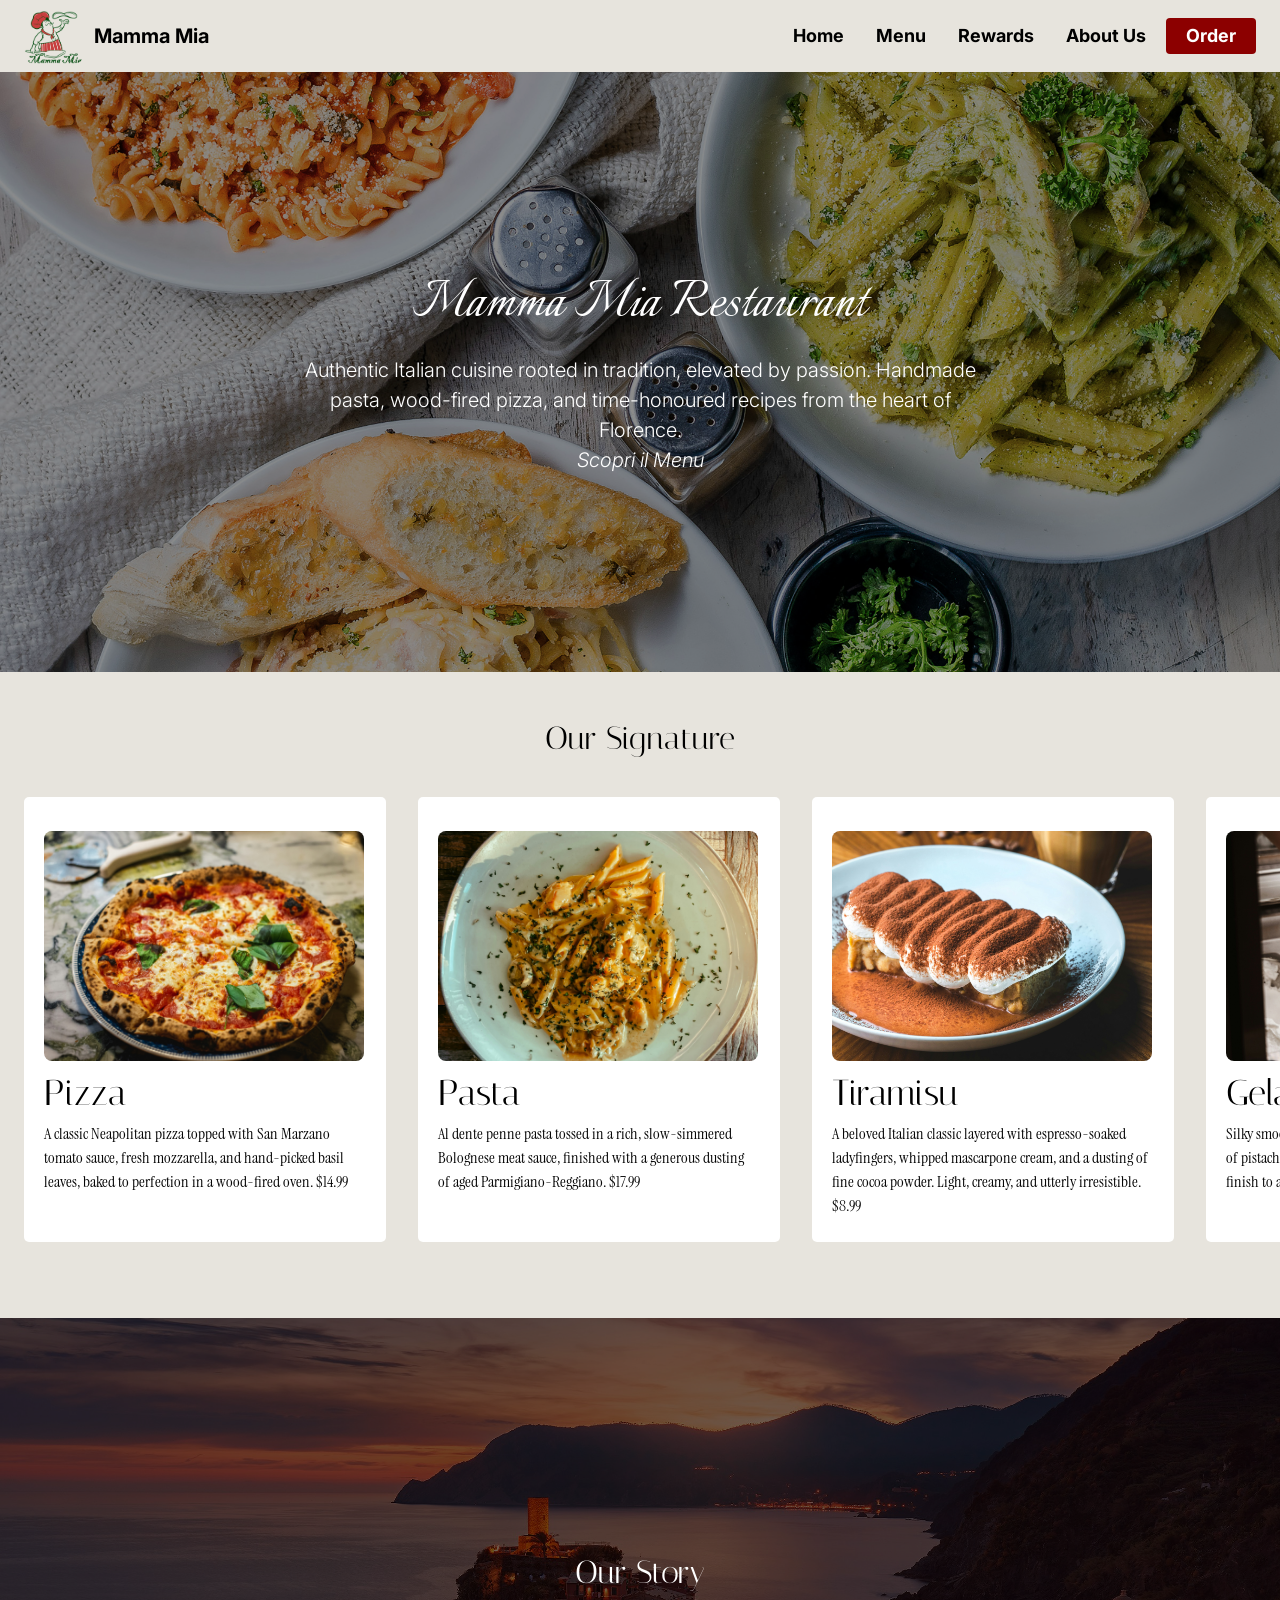
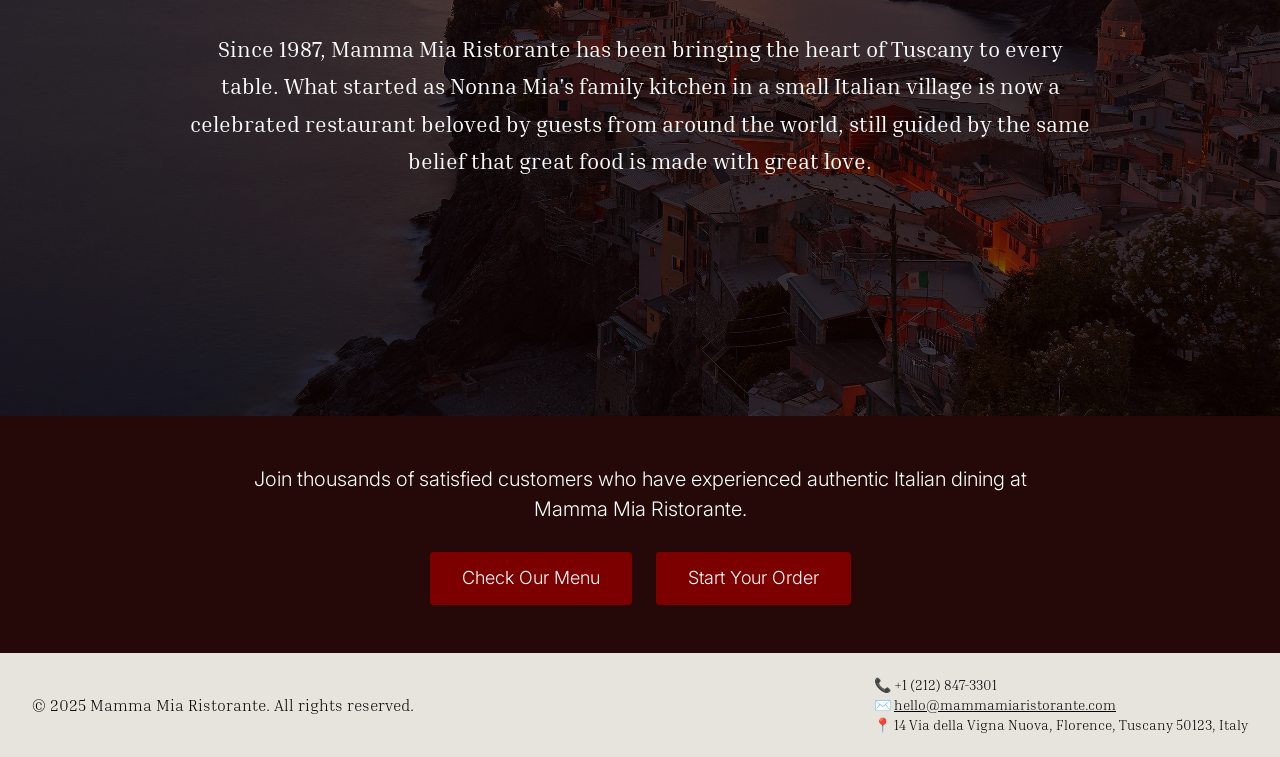
<file: index.html>
<!DOCTYPE html>
<html lang="en">
  <head>
    <meta charset="utf-8" />
    <meta name="viewport" content="width=device-width, initial-scale=1.0" />
    <meta property="og:title" content="Mamma Mia Ristorante" />
    <meta property="twitter:card" content="summary_large_image" />
    <title>Mamma Mia Ristorante</title>

    <link rel="stylesheet" href="https://fonts.googleapis.com/css2?family=Inter:wght@300;400;700&family=Italianno&family=Italiana&family=Instrument+Serif:ital@0;1&family=Inria+Serif:ital,wght@0,300;0,400;0,700;1,400&display=swap" />
    <link rel="stylesheet" href="./style.css" />
    <link rel="stylesheet" href="./index.css" />
  </head>
  <body>
    <div class="page-wrapper home-page">

      <!-- HEADER / NAV -->
      <header class="navbar">
        <div class="navbar-inner">
          <div class="navbar-brand">
            <img src="logo.png" alt="Mamma Mia Logo" class="navbar-logo" />
            <span class="navbar-title">Mamma Mia</span>
          </div>
          <nav class="navbar-links">
            <a href="index.html" class="nav-link">Home</a>
            <a href="menu.html" class="nav-link">Menu</a>
            <a href="rewards.html" class="nav-link">Rewards</a>
            <a href="about.html" class="nav-link">About Us</a>
            <a href="order.html" class="nav-btn">Order</a>
          </nav>
        </div>
      </header>

      <!-- HERO -->
      <section class="hero">
        <img src="mmfront.jpg" alt="Mamma Mia Ristorante interior" class="hero-bg" />
        <div class="hero-overlay">
          <h1 class="hero-title">Mamma Mia Restaurant</h1>
          <p class="hero-subtitle">
            Authentic Italian cuisine rooted in tradition, elevated by passion.
            Handmade pasta, wood-fired pizza, and time-honoured recipes from the heart of Florence.
            <br /><em>Scopri il Menu</em>
          </p>
        </div>
      </section>

      <!-- SIGNATURE DISHES -->
      <section class="signature">
        <h2 class="section-title">Our Signature</h2>
        <div class="signature-scroll-wrapper">
          <div class="signature-scroll">
            <div class="dish-card">
              <img src="pizza.jpg" alt="Pizza" class="dish-img" />
              <div class="dish-info">
                <h3 class="dish-name">Pizza</h3>
                <p class="dish-desc">
                  A classic Neapolitan pizza topped with San Marzano tomato sauce,
                  fresh mozzarella, and hand-picked basil leaves, baked to perfection
                  in a wood-fired oven. $14.99
                </p>
              </div>
            </div>
            <div class="dish-card">
              <img src="pasta.jpg" alt="Pasta" class="dish-img" />
              <div class="dish-info">
                <h3 class="dish-name">Pasta</h3>
                <p class="dish-desc">
                  Al dente penne pasta tossed in a rich, slow-simmered Bolognese meat
                  sauce, finished with a generous dusting of aged Parmigiano-Reggiano.
                  $17.99
                </p>
              </div>
            </div>
            <div class="dish-card">
              <img src="tiramisu.jpg" alt="Tiramisu" class="dish-img" />
              <div class="dish-info">
                <h3 class="dish-name">Tiramisu</h3>
                <p class="dish-desc">
                  A beloved Italian classic layered with espresso-soaked ladyfingers,
                  whipped mascarpone cream, and a dusting of fine cocoa powder.
                  Light, creamy, and utterly irresistible. $8.99
                </p>
              </div>
            </div>
            <div class="dish-card">
              <img src="gelato.jpg" alt="Gelato" class="dish-img" />
              <div class="dish-info">
                <h3 class="dish-name">Gelato</h3>
                <p class="dish-desc">
                  Silky smooth Italian gelato churned fresh daily in flavours of
                  pistachio, stracciatella, and wild berry — a cool, velvety finish
                  to any meal. $6.99
                </p>
              </div>
            </div>
          </div>
        </div>
      </section>

      <!-- OUR STORY -->
      <section class="story">
        <h2 class="section-title story-heading">Our Story</h2>
        <p class="story-text">
          Since 1987, Mamma Mia Ristorante has been bringing the heart of Tuscany to every table.
          What started as Nonna Mia's family kitchen in a small Italian village is now
          a celebrated restaurant beloved by guests from around the world, still guided
          by the same belief that great food is made with great love.
        </p>
      </section>

      <!-- CTA BANNER -->
      <section class="cta-banner">
        <p class="cta-text">
          Join thousands of satisfied customers who have experienced authentic Italian dining at Mamma Mia Ristorante.
        </p>
        <div class="cta-buttons">
          <a href="menu.html" class="cta-btn">Check Our Menu</a>
          <a href="order.html" class="cta-btn">Start Your Order</a>
        </div>
      </section>

      <!-- FOOTER -->
      <footer class="footer">
        <span class="footer-copy">© 2025 Mamma Mia Ristorante. All rights reserved.</span>
        <address class="footer-contact">
          <span>📞 +1 (212) 847-3301</span>
          <span>✉️ <a href="mailto:hello@mammamiaristorante.com" class="footer-email">hello@mammamiaristorante.com</a></span>
          <span>📍 14 Via della Vigna Nuova, Florence, Tuscany 50123, Italy</span>
        </address>
      </footer>

    </div>
  </body>
</html>
</file>
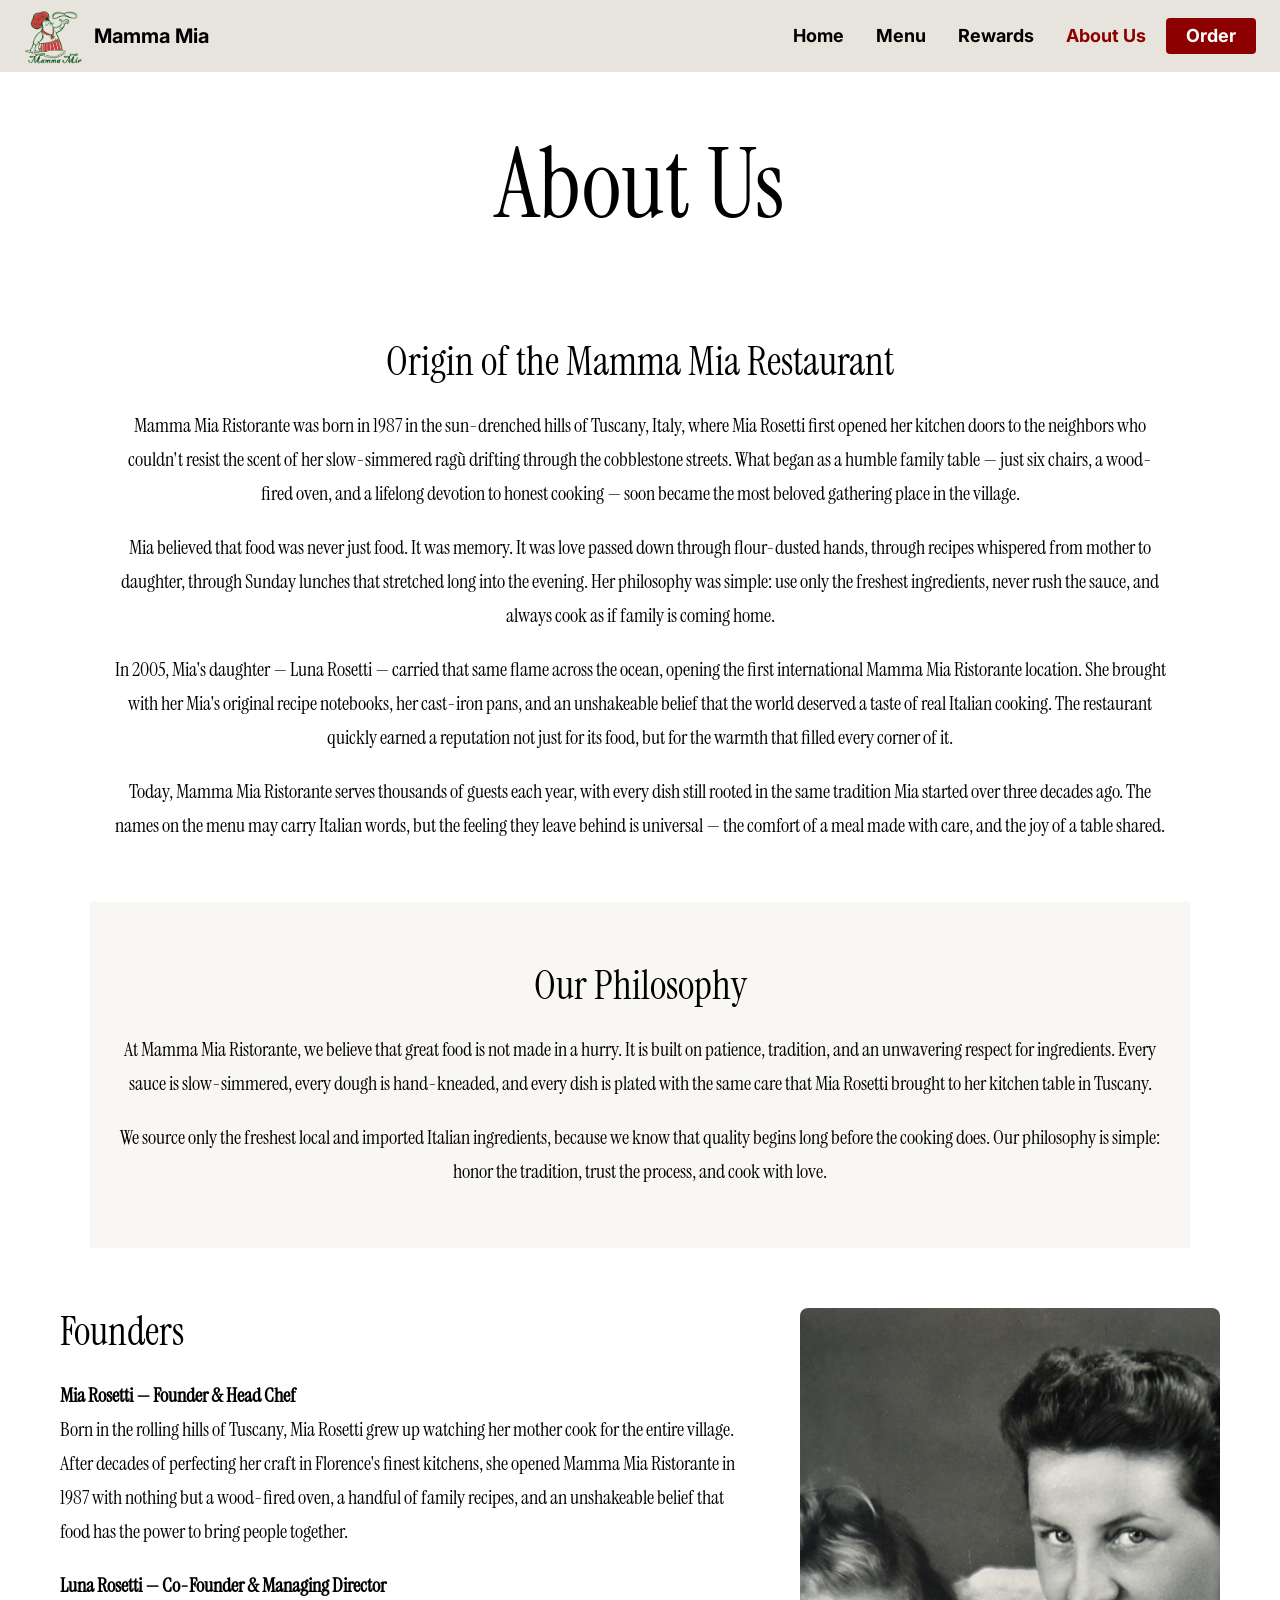
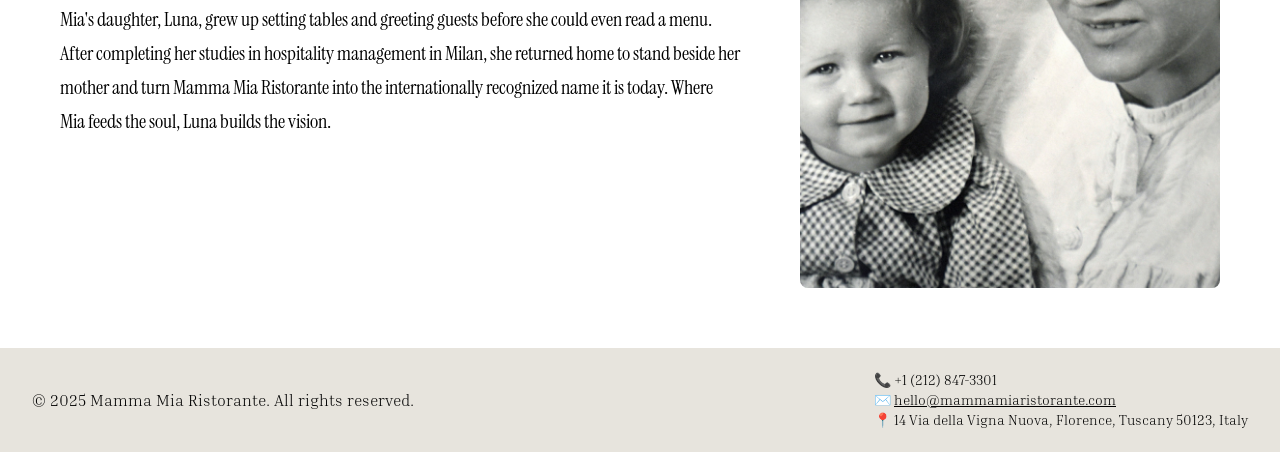
<file: about.html>
<!DOCTYPE html>
<html lang="en">
  <head>
    <meta charset="utf-8" />
    <meta name="viewport" content="width=device-width, initial-scale=1.0" />
    <meta property="og:title" content="About Us - Mamma Mia Ristorante" />
    <meta property="twitter:card" content="summary_large_image" />
    <title>About Us - Mamma Mia Ristorante</title>

    <link rel="stylesheet" href="https://fonts.googleapis.com/css2?family=Inter:wght@300;400;700&family=Italianno&family=Italiana&family=Instrument+Serif:ital@0;1&family=Inria+Serif:ital,wght@0,300;0,400;0,700;1,400&display=swap" />
    <link rel="stylesheet" href="./style.css" />
    <link rel="stylesheet" href="./about.css" />
  </head>
  <body>
    <div class="page-wrapper">

      <!-- HEADER / NAV -->
      <header class="navbar">
        <div class="navbar-inner">
          <div class="navbar-brand">
            <img src="logo.png" alt="Mamma Mia Logo" class="navbar-logo" />
            <span class="navbar-title">Mamma Mia</span>
          </div>
          <nav class="navbar-links">
            <a href="index.html" class="nav-link">Home</a>
            <a href="menu.html" class="nav-link">Menu</a>
            <a href="rewards.html" class="nav-link">Rewards</a>
            <a href="about.html" class="nav-link nav-link-active">About Us</a>
            <a href="order.html" class="nav-btn">Order</a>
          </nav>
        </div>
      </header>

      <!-- PAGE TITLE -->
      <section class="about-hero">
        <h1 class="about-hero-title">About Us</h1>
      </section>

      <!-- ORIGIN STORY -->
      <section class="about-section">
        <h2 class="about-section-title">Origin of the Mamma Mia Restaurant</h2>
        <div class="about-text">
          <p>
            Mamma Mia Ristorante was born in 1987 in the sun-drenched hills of Tuscany, Italy,
            where Mia Rosetti first opened her kitchen doors to the neighbors who couldn't resist
            the scent of her slow-simmered ragù drifting through the cobblestone streets. What
            began as a humble family table — just six chairs, a wood-fired oven, and a lifelong
            devotion to honest cooking — soon became the most beloved gathering place in the village.
          </p>
          <p>
            Mia believed that food was never just food. It was memory. It was love passed down
            through flour-dusted hands, through recipes whispered from mother to daughter, through
            Sunday lunches that stretched long into the evening. Her philosophy was simple: use only
            the freshest ingredients, never rush the sauce, and always cook as if family is coming home.
          </p>
          <p>
            In 2005, Mia's daughter — Luna Rosetti — carried that same flame across the ocean,
            opening the first international Mamma Mia Ristorante location. She brought with her
            Mia's original recipe notebooks, her cast-iron pans, and an unshakeable belief that
            the world deserved a taste of real Italian cooking. The restaurant quickly earned a
            reputation not just for its food, but for the warmth that filled every corner of it.
          </p>
          <p>
            Today, Mamma Mia Ristorante serves thousands of guests each year, with every dish
            still rooted in the same tradition Mia started over three decades ago. The names on
            the menu may carry Italian words, but the feeling they leave behind is universal —
            the comfort of a meal made with care, and the joy of a table shared.
          </p>
        </div>
      </section>

      <!-- PHILOSOPHY -->
      <section class="about-section about-section-alt">
        <h2 class="about-section-title">Our Philosophy</h2>
        <div class="about-text">
          <p>
            At Mamma Mia Ristorante, we believe that great food is not made in a hurry. It is
            built on patience, tradition, and an unwavering respect for ingredients. Every sauce
            is slow-simmered, every dough is hand-kneaded, and every dish is plated with the
            same care that Mia Rosetti brought to her kitchen table in Tuscany.
          </p>
          <p>
            We source only the freshest local and imported Italian ingredients, because we know
            that quality begins long before the cooking does. Our philosophy is simple: honor
            the tradition, trust the process, and cook with love.
          </p>
        </div>
      </section>

      <!-- FOUNDERS -->
      <section class="about-section about-founders">
        <div class="founders-text">
          <h2 class="about-section-title">Founders</h2>
          <div class="about-text">
            <p>
              <strong>Mia Rosetti — Founder &amp; Head Chef</strong><br />
              Born in the rolling hills of Tuscany, Mia Rosetti grew up watching her mother cook
              for the entire village. After decades of perfecting her craft in Florence's finest
              kitchens, she opened Mamma Mia Ristorante in 1987 with nothing but a wood-fired
              oven, a handful of family recipes, and an unshakeable belief that food has the power
              to bring people together.
            </p>
            <p>
              <strong>Luna Rosetti — Co-Founder &amp; Managing Director</strong><br />
              Mia's daughter, Luna, grew up setting tables and greeting guests before she could
              even read a menu. After completing her studies in hospitality management in Milan,
              she returned home to stand beside her mother and turn Mamma Mia Ristorante into the
              internationally recognized name it is today. Where Mia feeds the soul, Luna builds
              the vision.
            </p>
          </div>
        </div>
        <!-- Founders portrait — replace src with your actual image -->
        <div class="founders-img-wrap">
          <img src="founders.jpg" alt="Mia and Luna Rosetti" class="founders-img" />
        </div>
      </section>

      <!-- FOOTER -->
      <footer class="footer">
        <span class="footer-copy">© 2025 Mamma Mia Ristorante. All rights reserved.</span>
        <address class="footer-contact">
          <span>📞 +1 (212) 847-3301</span>
          <span>✉️ <a href="mailto:hello@mammamiaristorante.com" class="footer-email">hello@mammamiaristorante.com</a></span>
          <span>📍 14 Via della Vigna Nuova, Florence, Tuscany 50123, Italy</span>
        </address>
      </footer>

    </div>
  </body>
</html>
</file>
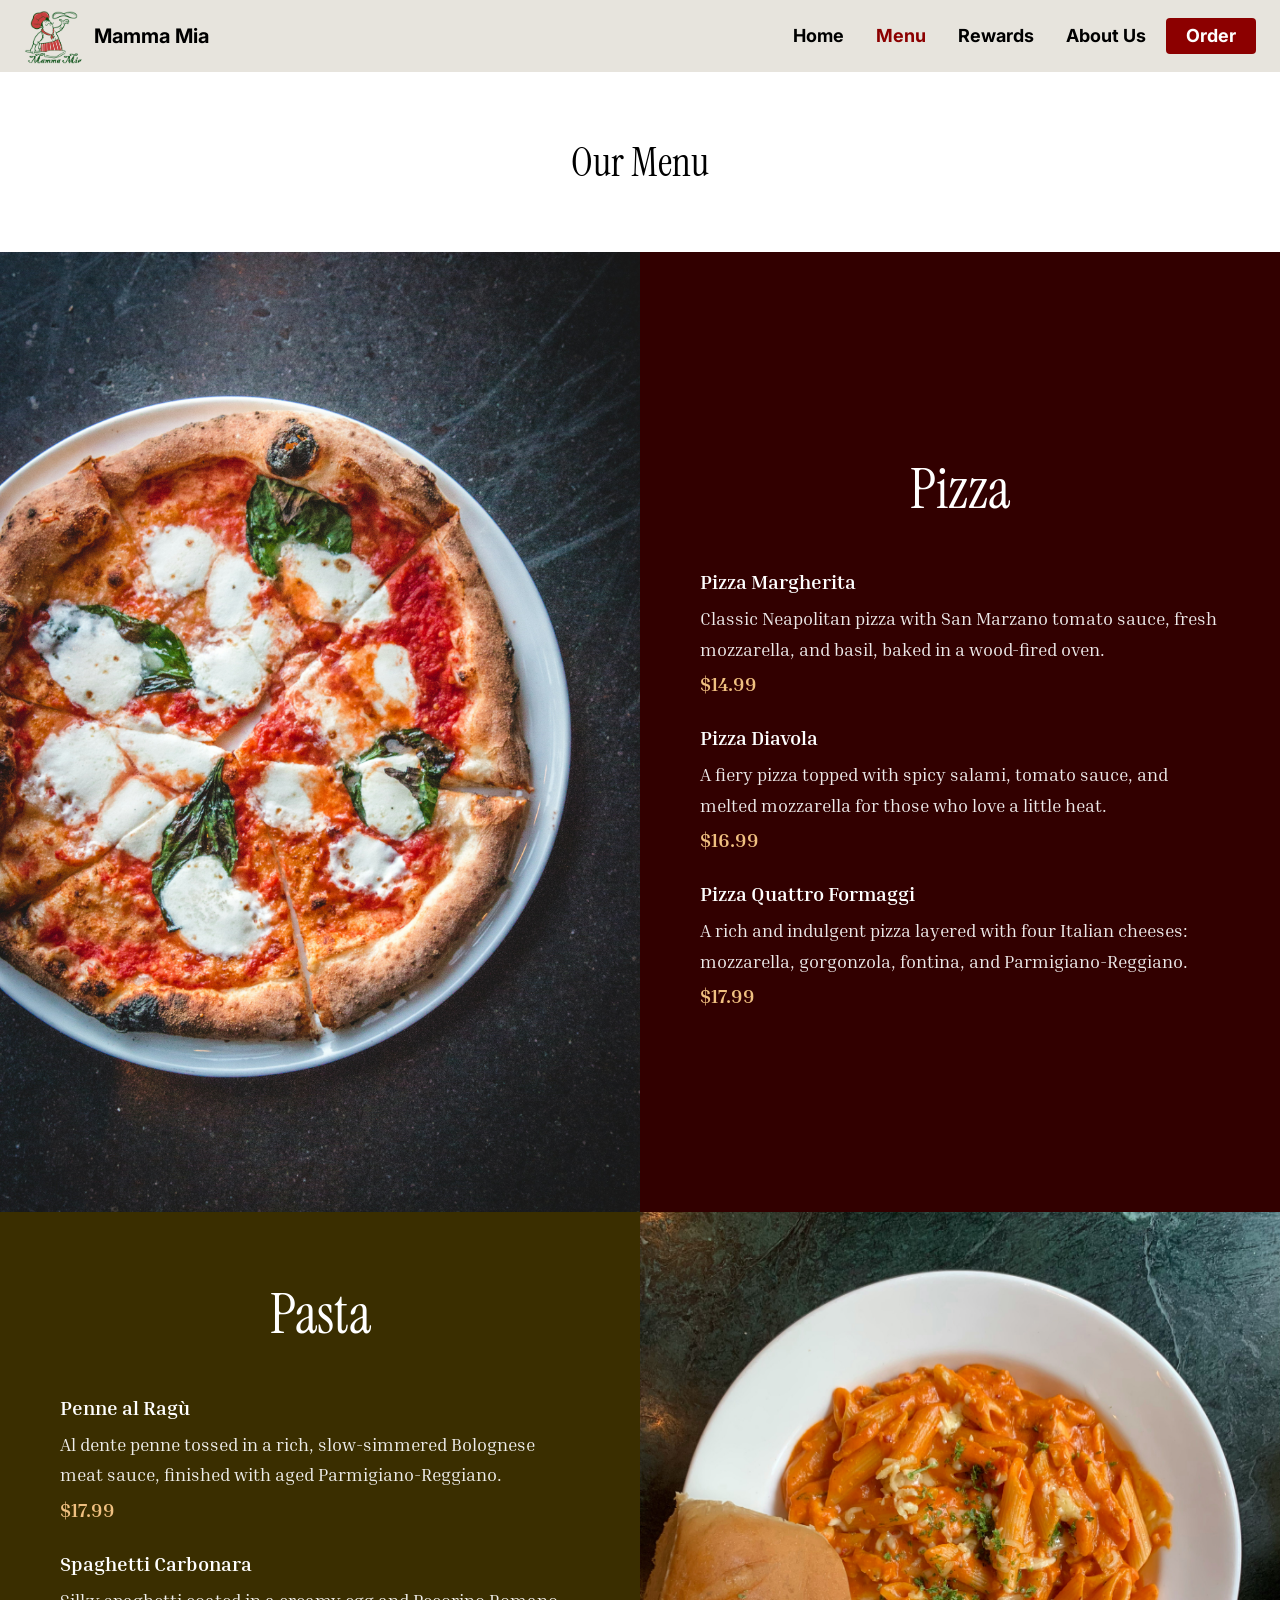
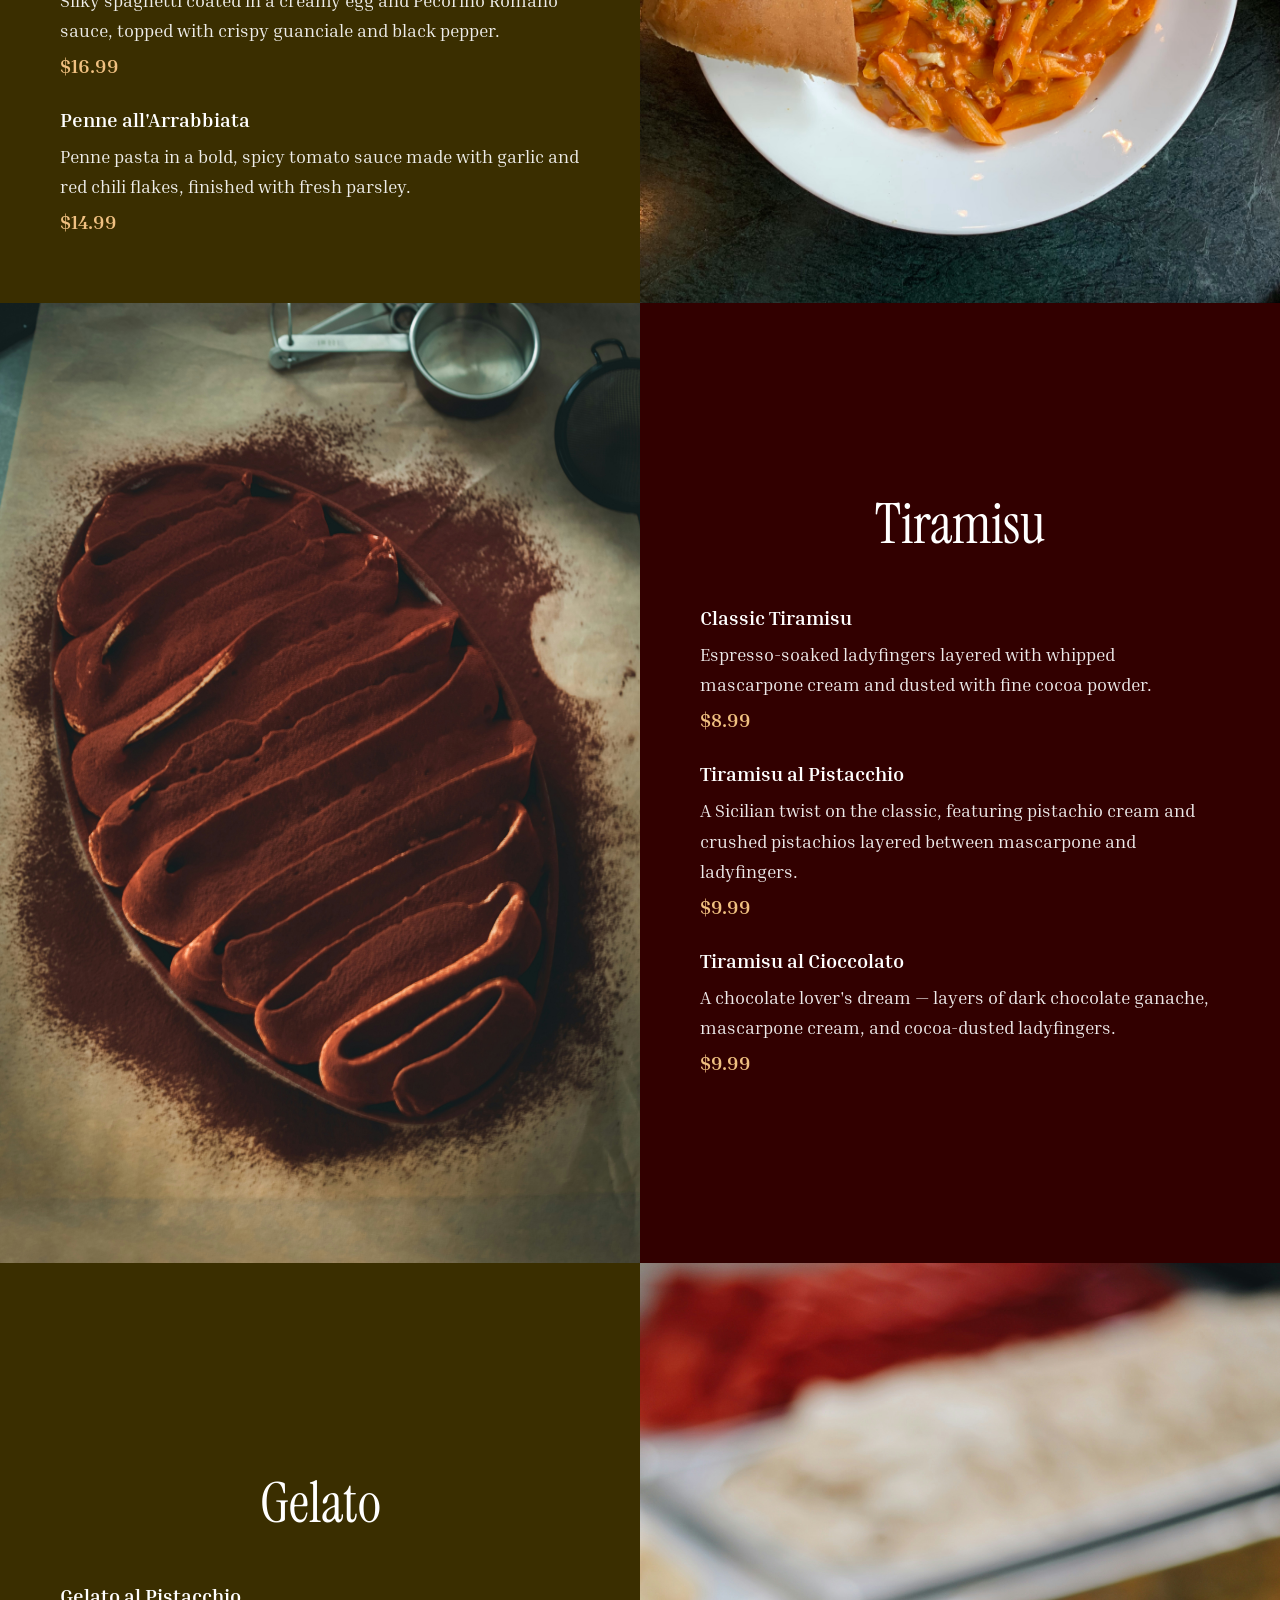
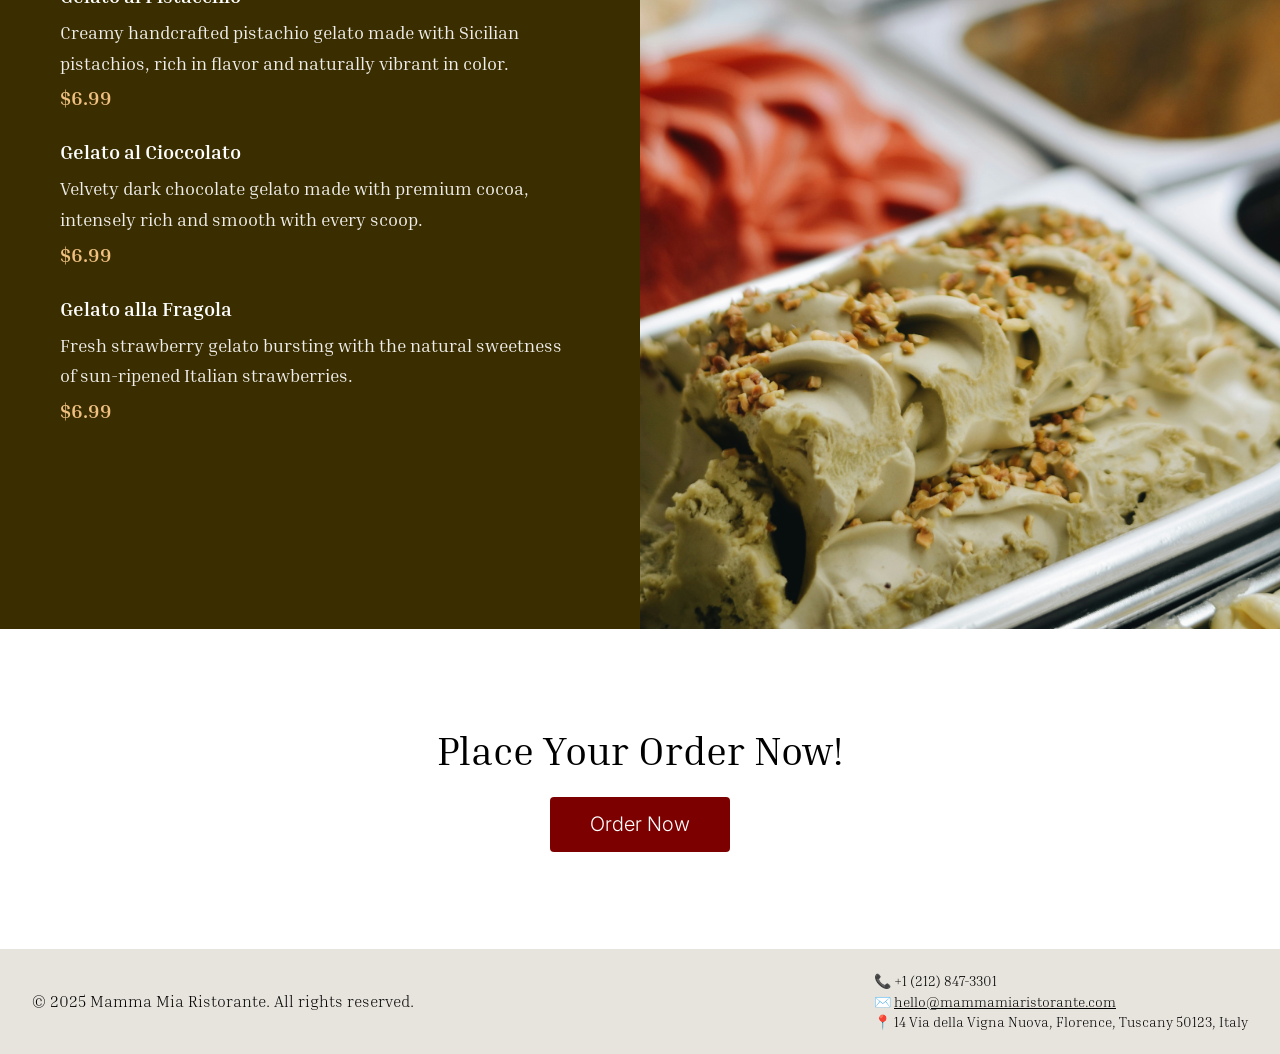
<file: menu.html>
<!DOCTYPE html>
<html lang="en">
  <head>
    <meta charset="utf-8" />
    <meta name="viewport" content="width=device-width, initial-scale=1.0" />
    <meta property="og:title" content="Menu - Mamma Mia Ristorante" />
    <meta property="twitter:card" content="summary_large_image" />
    <title>Menu - Mamma Mia Ristorante</title>

    <link rel="stylesheet" href="https://fonts.googleapis.com/css2?family=Inter:wght@300;400;700&family=Italianno&family=Italiana&family=Instrument+Serif:ital@0;1&family=Inria+Serif:ital,wght@0,300;0,400;0,700;1,400&display=swap" />
    <link rel="stylesheet" href="./style.css" />
    <link rel="stylesheet" href="./menu.css" />
  </head>
  <body>
    <div class="page-wrapper menu-page">

      <!-- NAVBAR -->
      <header class="navbar">
        <div class="navbar-inner">
          <div class="navbar-brand">
            <img src="logo.png" alt="Mamma Mia Logo" class="navbar-logo" />
            <span class="navbar-title">Mamma Mia</span>
          </div>
          <nav class="navbar-links">
            <a href="index.html" class="nav-link">Home</a>
            <a href="menu.html" class="nav-link nav-link-active">Menu</a>
            <a href="rewards.html" class="nav-link">Rewards</a>
            <a href="about.html" class="nav-link">About Us</a>
            <a href="order.html" class="nav-btn">Order</a>
          </nav>
        </div>
      </header>

      <!-- PAGE TITLE -->
      <section class="menu-hero">
        <h1 class="menu-hero-title">Our Menu</h1>
      </section>

      <!-- MENU GRID -->
      <div class="menu-grid">

        <!-- PIZZA -->
        <div class="menu-img-cell">
          <img src="menupizza.jpg" alt="Pizza" class="menu-cell-img" />
        </div>
        <div class="menu-text-cell menu-dark-red">
          <h2 class="menu-category-title">Pizza</h2>
          <div class="menu-items">
            <div class="menu-item">
              <p class="menu-item-name">Pizza Margherita</p>
              <p class="menu-item-desc">Classic Neapolitan pizza with San Marzano tomato sauce, fresh mozzarella, and basil, baked in a wood-fired oven.</p>
              <p class="menu-item-price">$14.99</p>
            </div>
            <div class="menu-item">
              <p class="menu-item-name">Pizza Diavola</p>
              <p class="menu-item-desc">A fiery pizza topped with spicy salami, tomato sauce, and melted mozzarella for those who love a little heat.</p>
              <p class="menu-item-price">$16.99</p>
            </div>
            <div class="menu-item">
              <p class="menu-item-name">Pizza Quattro Formaggi</p>
              <p class="menu-item-desc">A rich and indulgent pizza layered with four Italian cheeses: mozzarella, gorgonzola, fontina, and Parmigiano-Reggiano.</p>
              <p class="menu-item-price">$17.99</p>
            </div>
          </div>
        </div>

        <!-- PASTA -->
        <div class="menu-text-cell menu-dark-olive">
          <h2 class="menu-category-title">Pasta</h2>
          <div class="menu-items">
            <div class="menu-item">
              <p class="menu-item-name">Penne al Ragù</p>
              <p class="menu-item-desc">Al dente penne tossed in a rich, slow-simmered Bolognese meat sauce, finished with aged Parmigiano-Reggiano.</p>
              <p class="menu-item-price">$17.99</p>
            </div>
            <div class="menu-item">
              <p class="menu-item-name">Spaghetti Carbonara</p>
              <p class="menu-item-desc">Silky spaghetti coated in a creamy egg and Pecorino Romano sauce, topped with crispy guanciale and black pepper.</p>
              <p class="menu-item-price">$16.99</p>
            </div>
            <div class="menu-item">
              <p class="menu-item-name">Penne all'Arrabbiata</p>
              <p class="menu-item-desc">Penne pasta in a bold, spicy tomato sauce made with garlic and red chili flakes, finished with fresh parsley.</p>
              <p class="menu-item-price">$14.99</p>
            </div>
          </div>
        </div>
        <div class="menu-img-cell">
          <img src="menupasta.jpg" alt="Pasta" class="menu-cell-img" />
        </div>

        <!-- TIRAMISU -->
        <div class="menu-img-cell">
          <img src="menutiramisu.jpg" alt="Tiramisu" class="menu-cell-img" />
        </div>
        <div class="menu-text-cell menu-dark-red">
          <h2 class="menu-category-title">Tiramisu</h2>
          <div class="menu-items">
            <div class="menu-item">
              <p class="menu-item-name">Classic Tiramisu</p>
              <p class="menu-item-desc">Espresso-soaked ladyfingers layered with whipped mascarpone cream and dusted with fine cocoa powder.</p>
              <p class="menu-item-price">$8.99</p>
            </div>
            <div class="menu-item">
              <p class="menu-item-name">Tiramisu al Pistacchio</p>
              <p class="menu-item-desc">A Sicilian twist on the classic, featuring pistachio cream and crushed pistachios layered between mascarpone and ladyfingers.</p>
              <p class="menu-item-price">$9.99</p>
            </div>
            <div class="menu-item">
              <p class="menu-item-name">Tiramisu al Cioccolato</p>
              <p class="menu-item-desc">A chocolate lover's dream — layers of dark chocolate ganache, mascarpone cream, and cocoa-dusted ladyfingers.</p>
              <p class="menu-item-price">$9.99</p>
            </div>
          </div>
        </div>

        <!-- GELATO -->
        <div class="menu-text-cell menu-dark-olive">
          <h2 class="menu-category-title">Gelato</h2>
          <div class="menu-items">
            <div class="menu-item">
              <p class="menu-item-name">Gelato al Pistacchio</p>
              <p class="menu-item-desc">Creamy handcrafted pistachio gelato made with Sicilian pistachios, rich in flavor and naturally vibrant in color.</p>
              <p class="menu-item-price">$6.99</p>
            </div>
            <div class="menu-item">
              <p class="menu-item-name">Gelato al Cioccolato</p>
              <p class="menu-item-desc">Velvety dark chocolate gelato made with premium cocoa, intensely rich and smooth with every scoop.</p>
              <p class="menu-item-price">$6.99</p>
            </div>
            <div class="menu-item">
              <p class="menu-item-name">Gelato alla Fragola</p>
              <p class="menu-item-desc">Fresh strawberry gelato bursting with the natural sweetness of sun-ripened Italian strawberries.</p>
              <p class="menu-item-price">$6.99</p>
            </div>
          </div>
        </div>
        <div class="menu-img-cell">
          <img src="menugelato.jpg" alt="Gelato" class="menu-cell-img" />
        </div>

      </div>

      <!-- ORDER CTA -->
      <section class="menu-cta">
        <h2 class="menu-cta-title">Place Your Order Now!</h2>
        <a href="order.html" class="menu-cta-btn">Order Now</a>
      </section>

      <!-- FOOTER -->
      <footer class="footer">
        <span class="footer-copy">© 2025 Mamma Mia Ristorante. All rights reserved.</span>
        <address class="footer-contact">
          <span>📞 +1 (212) 847-3301</span>
          <span>✉️ <a href="mailto:hello@mammamiaristorante.com" class="footer-email">hello@mammamiaristorante.com</a></span>
          <span>📍 14 Via della Vigna Nuova, Florence, Tuscany 50123, Italy</span>
        </address>
      </footer>

    </div>
  </body>
</html>
</file>
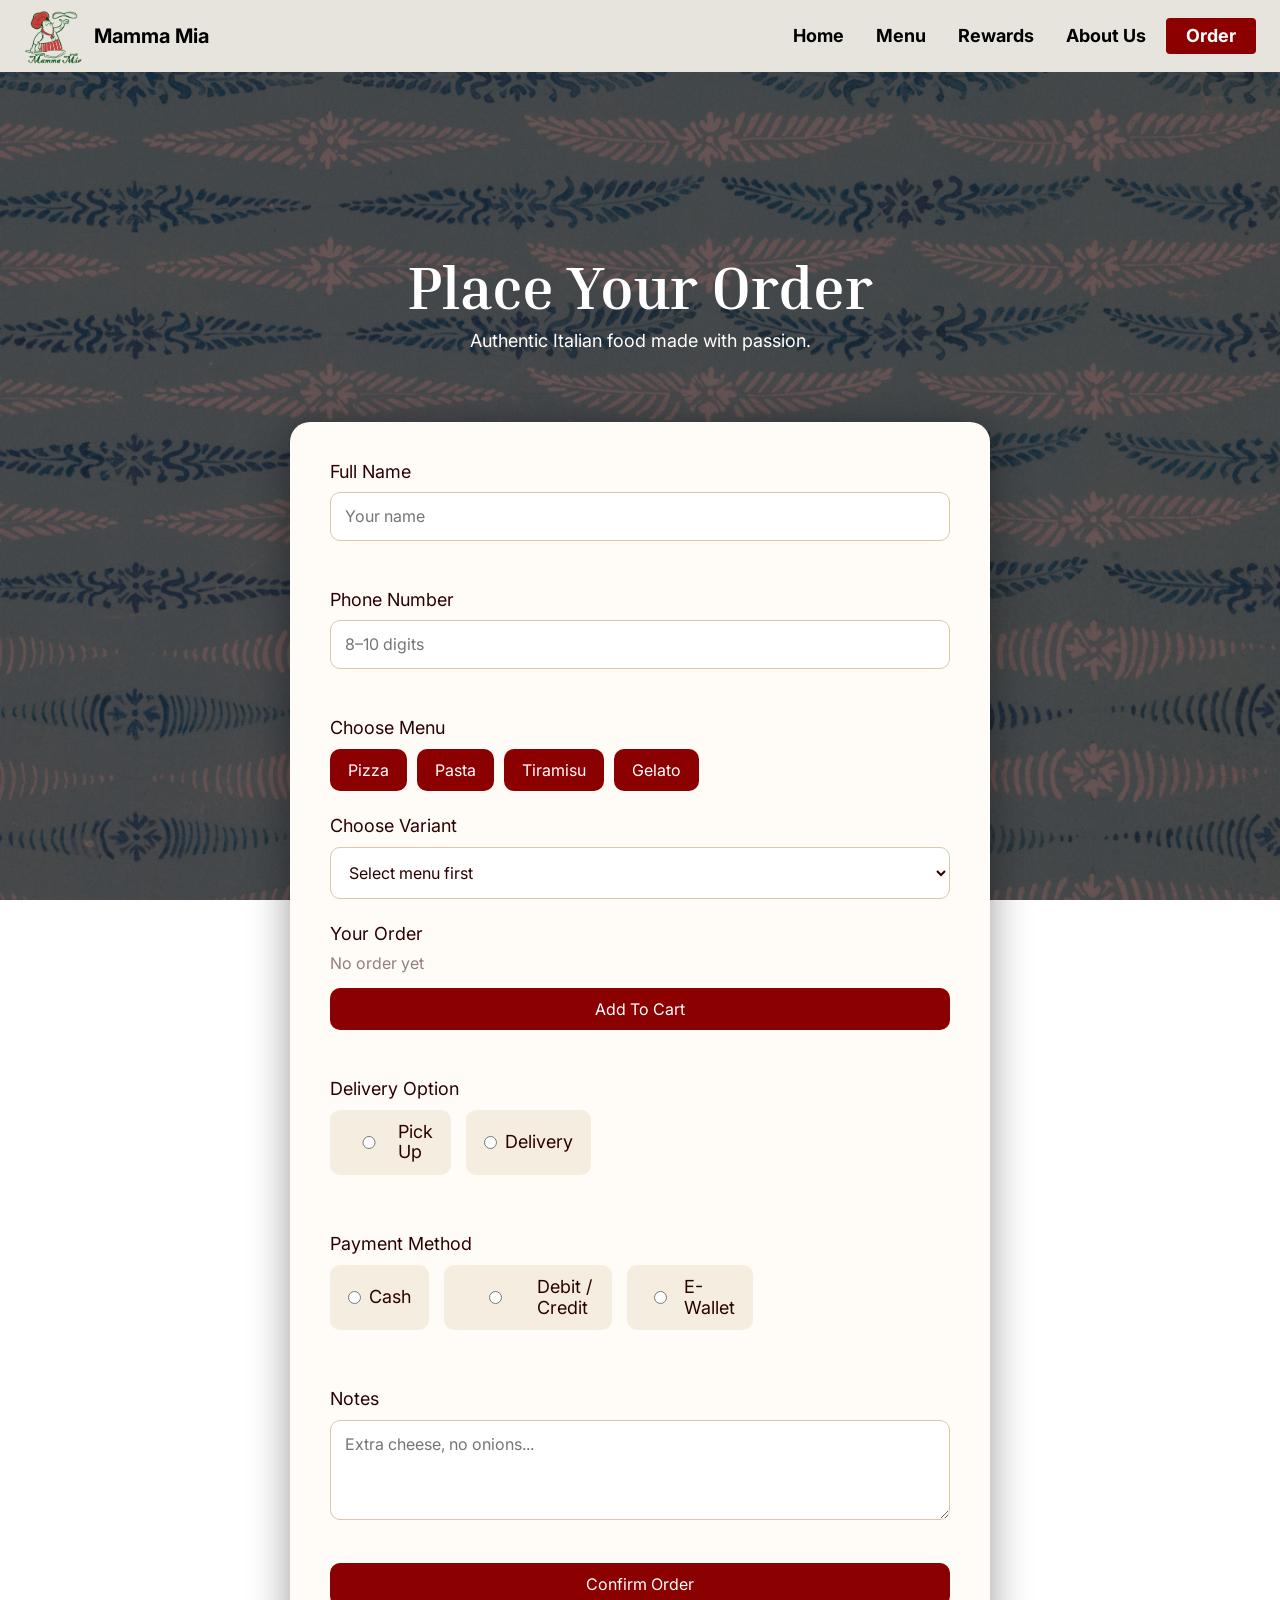
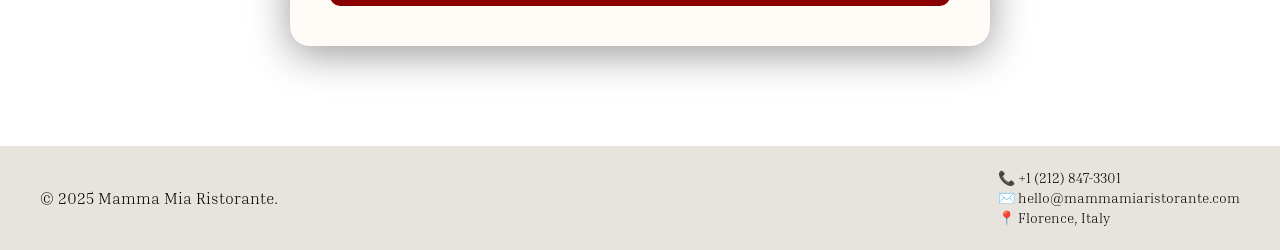
<file: order.html>
<!DOCTYPE html>
<html lang="en">
<head>
  <meta charset="UTF-8">
  <meta name="viewport" content="width=device-width, initial-scale=1.0">
  <title>Mamma Mia Order</title>
  <link rel="stylesheet" href="https://fonts.googleapis.com/css2?family=Inter:wght@300;400;700&family=Inria+Serif:wght@300;400;700&display=swap">
  <link rel="stylesheet" href="style.css">
  <link rel="stylesheet" href="order.css">
</head>
<body>
<div class="page-wrapper">

  <!-- NAVBAR -->
  <header class="navbar">
    <div class="navbar-inner">
      <div class="navbar-brand">
        <img src="logo.png" alt="Logo" class="navbar-logo">
        <span class="navbar-title">Mamma Mia</span>
      </div>
      <nav class="navbar-links">
        <a href="index.html"   class="nav-link">Home</a>
        <a href="menu.html"    class="nav-link">Menu</a>
        <a href="rewards.html" class="nav-link">Rewards</a>
        <a href="about.html"   class="nav-link">About Us</a>
        <a href="order.html"   class="nav-btn">Order</a>
      </nav>
    </div>
  </header>

  <!-- HERO -->
  <section class="hero">
    <h1>Place Your Order</h1>
    <p>Authentic Italian food made with passion.</p>
  </section>

  <!-- FORM -->
  <section class="form-section">
    <form id="orderForm">

      <!-- NAME -->
      <div class="group">
        <label>Full Name</label>
        <input type="text" id="name" placeholder="Your name">
        <span class="error-msg" id="nameError"></span>
      </div>

      <!-- PHONE -->
      <div class="group">
        <label>Phone Number</label>
        <input type="text" id="phone" placeholder="8–10 digits">
        <span class="error-msg" id="phoneError"></span>
      </div>

      <!-- MENU -->
      <div class="group">
        <label>Choose Menu</label>
        <div class="buttons">
          <button type="button" class="menuBtn" data-type="pizza">Pizza</button>
          <button type="button" class="menuBtn" data-type="pasta">Pasta</button>
          <button type="button" class="menuBtn" data-type="tiramisu">Tiramisu</button>
          <button type="button" class="menuBtn" data-type="gelato">Gelato</button>
        </div>
      </div>

      <!-- VARIANT -->
      <div class="group">
        <label>Choose Variant</label>
        <select id="variant">
          <option value="">Select menu first</option>
        </select>
      </div>

      <!-- CART -->
      <div class="group">
        <label>Your Order</label>
        <div id="cart"><p class="empty">No order yet</p></div>
        <button type="button" id="addBtn" class="addBtn">Add To Cart</button>
        <span class="error-msg" id="cartError"></span>
      </div>

      <!-- DELIVERY -->
      <div class="group">
        <label>Delivery Option</label>
        <div class="deliveryOptions">
          <label class="radioBox"><input type="radio" name="delivery" value="pickup">Pick Up</label>
          <label class="radioBox"><input type="radio" name="delivery" value="delivery">Delivery</label>
        </div>
        <span class="error-msg" id="deliveryError"></span>

        <!-- PICKUP INFO -->
        <div id="pickupInfo" class="pickupBox">
          <p><strong>Pick-up Location</strong></p>
          <p>27 Via Castello Antico, Montalcino, Tuscany 53024, Italy</p>
          <p><strong>Opening Hours</strong></p>
          <p>Monday–Friday, 11:00 AM – 11:00 PM<br>Saturday–Sunday, 10:00 AM – 9:00 PM</p>
        </div>

        <!-- ADDRESS (muncul saat Delivery dipilih) -->
        <div id="addressGroup" class="addressGroup">
          <label for="address">Delivery Address</label>
          <input type="text" id="address" placeholder="Enter your full delivery address">
          <span class="error-msg" id="addressError"></span>
        </div>
      </div>

      <!-- PAYMENT -->
      <div class="group">
        <label>Payment Method</label>
        <div class="paymentOptions">
          <label class="radioBox"><input type="radio" name="payment" value="cash">Cash</label>
          <label class="radioBox"><input type="radio" name="payment" value="card">Debit / Credit</label>
          <label class="radioBox"><input type="radio" name="payment" value="ewallet">E-Wallet</label>
        </div>
        <span class="error-msg" id="paymentError"></span>
      </div>

      <!-- NOTES -->
      <div class="group">
        <label>Notes</label>
        <textarea id="notes" placeholder="Extra cheese, no onions..."></textarea>
      </div>

      <button type="submit" class="submitBtn">Confirm Order</button>

    </form>
  </section>

  <!-- FOOTER -->
  <footer class="footer">
    <span class="footer-copy">© 2025 Mamma Mia Ristorante.</span>
    <address class="footer-contact">
      <span>📞 +1 (212) 847-3301</span>
      <span>✉️ hello@mammamiaristorante.com</span>
      <span>📍 Florence, Italy</span>
    </address>
  </footer>

</div>
<script src="validation.js"></script>
</body>
</html>
</file>
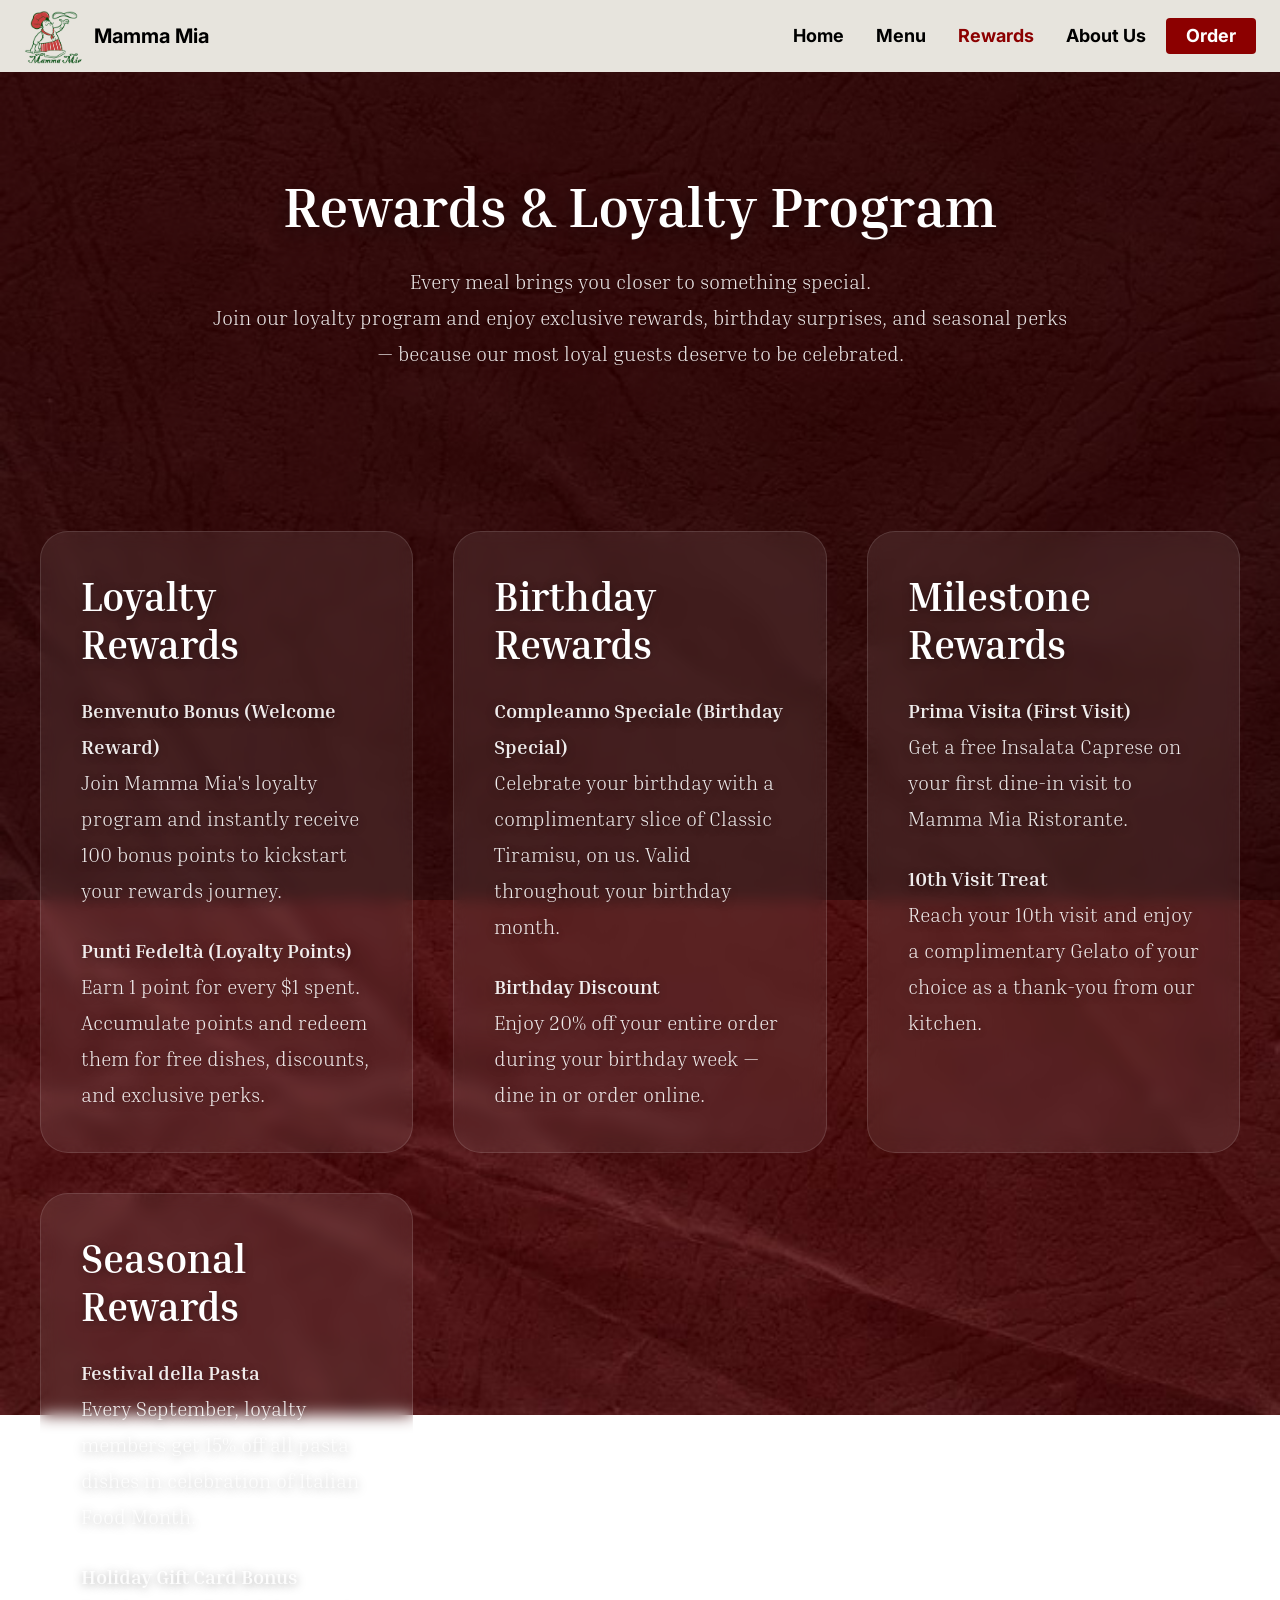
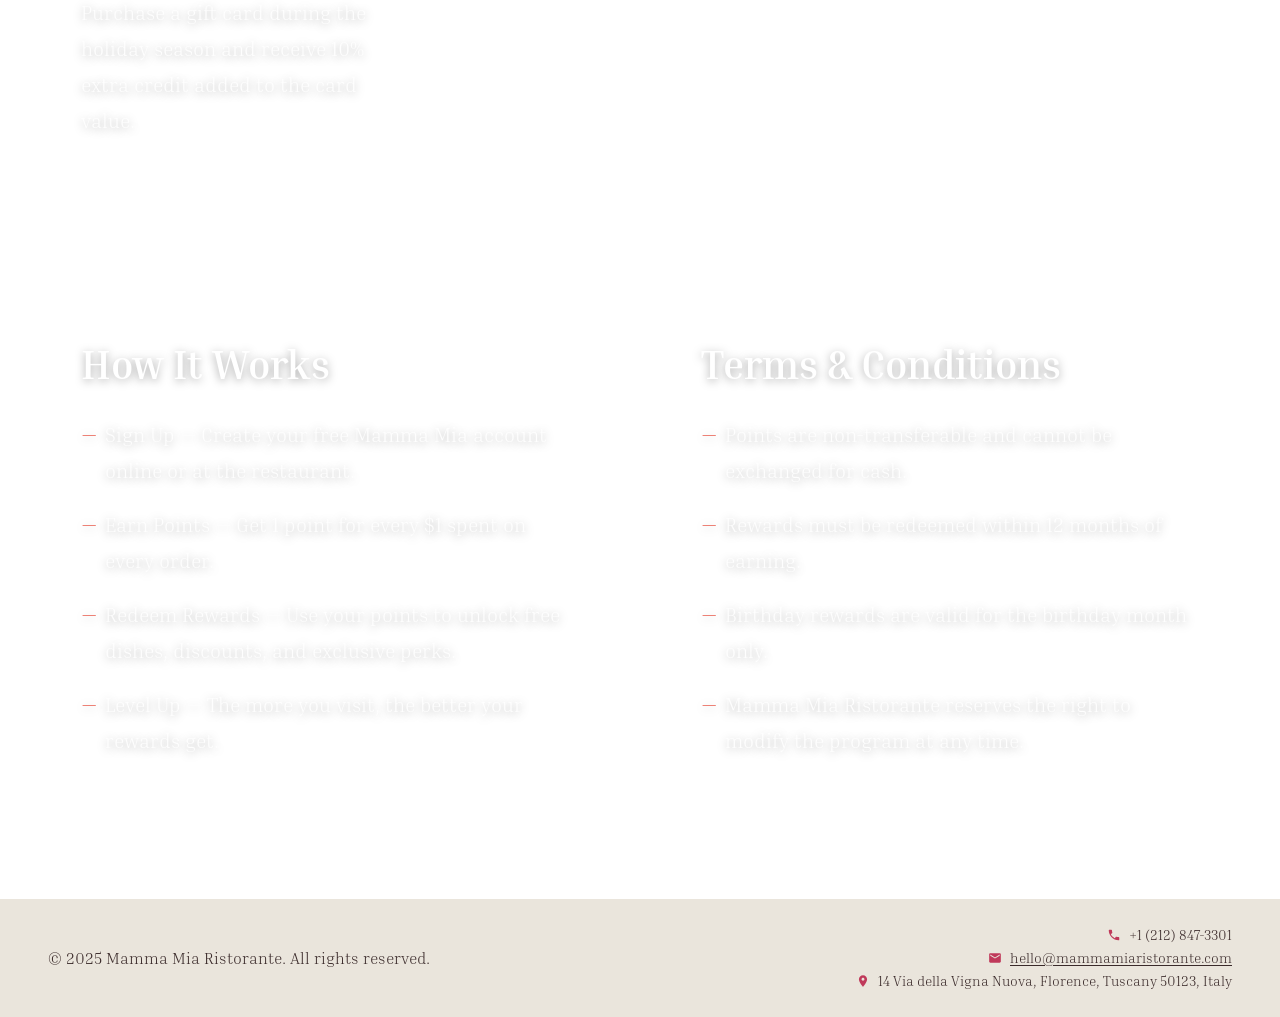
<file: rewards.html>
<!DOCTYPE html>
<html lang="en">
  <head>
    <meta charset="utf-8" />
    <meta name="viewport" content="width=device-width, initial-scale=1.0" />
    <meta property="og:title" content="Rewards - Mamma Mia Ristorante" />
    <meta property="twitter:card" content="summary_large_image" />
    <title>Rewards - Mamma Mia Ristorante</title>
    <link rel="stylesheet" href="https://fonts.googleapis.com/css2?family=Inter:wght@300;400;700&family=Italianno&family=Italiana&family=Instrument+Serif:ital@0;1&family=Inria+Serif:ital,wght@0,300;0,400;0,700;1,400&display=swap" />
    <link rel="stylesheet" href="./style.css" />
    <link rel="stylesheet" href="./rewards.css" />
  </head>
  <body>
    <div class="page-wrapper rewards-page">

      <!-- HEADER / NAV -->
      <header class="navbar">
        <div class="navbar-inner">
          <div class="navbar-brand">
            <img src="logo.png" alt="Mamma Mia Logo" class="navbar-logo" />
            <span class="navbar-title">Mamma Mia</span>
          </div>
          <nav class="navbar-links">
            <a href="index.html" class="nav-link">Home</a>
            <a href="menu.html" class="nav-link">Menu</a>
            <a href="rewards.html" class="nav-link nav-link-active">Rewards</a>
            <a href="about.html" class="nav-link">About Us</a>
            <a href="order.html" class="nav-btn">Order</a>
          </nav>
        </div>
      </header>

      <!-- HERO -->
      <section class="rewards-hero">
        <img src="pattern1.jpg" alt="Rewards background" class="rewards-hero-bg" />
        <div class="rewards-hero-overlay">
          <h1 class="rewards-hero-title">Rewards &amp; Loyalty Program</h1>
          <p class="rewards-hero-subtitle">
            Every meal brings you closer to something special.<br />
            Join our loyalty program and enjoy exclusive rewards, birthday surprises, and seasonal perks<br />
            — because our most loyal guests deserve to be celebrated.
          </p>
        </div>
      </section>

      <!-- REWARDS GRID -->
      <section class="rewards-section">
        <div class="rewards-grid">
          <div class="reward-card">
            <h2 class="reward-card-title">Loyalty Rewards</h2>
            <p class="reward-card-text"><strong>Benvenuto Bonus (Welcome Reward)</strong><br />Join Mamma Mia's loyalty program and instantly receive 100 bonus points to kickstart your rewards journey.</p>
            <p class="reward-card-text"><strong>Punti Fedeltà (Loyalty Points)</strong><br />Earn 1 point for every $1 spent. Accumulate points and redeem them for free dishes, discounts, and exclusive perks.</p>
          </div>
          <div class="reward-card">
            <h2 class="reward-card-title">Birthday Rewards</h2>
            <p class="reward-card-text"><strong>Compleanno Speciale (Birthday Special)</strong><br />Celebrate your birthday with a complimentary slice of Classic Tiramisu, on us. Valid throughout your birthday month.</p>
            <p class="reward-card-text"><strong>Birthday Discount</strong><br />Enjoy 20% off your entire order during your birthday week — dine in or order online.</p>
          </div>
          <div class="reward-card">
            <h2 class="reward-card-title">Milestone Rewards</h2>
            <p class="reward-card-text"><strong>Prima Visita (First Visit)</strong><br />Get a free Insalata Caprese on your first dine-in visit to Mamma Mia Ristorante.</p>
            <p class="reward-card-text"><strong>10th Visit Treat</strong><br />Reach your 10th visit and enjoy a complimentary Gelato of your choice as a thank-you from our kitchen.</p>
          </div>
          <div class="reward-card">
            <h2 class="reward-card-title">Seasonal Rewards</h2>
            <p class="reward-card-text"><strong>Festival della Pasta</strong><br />Every September, loyalty members get 15% off all pasta dishes in celebration of Italian Food Month.</p>
            <p class="reward-card-text"><strong>Holiday Gift Card Bonus</strong><br />Purchase a gift card during the holiday season and receive 10% extra credit added to the card value.</p>
          </div>
        </div>
      </section>

      <!-- HOW IT WORKS + T&C -->
      <section class="rewards-info">
        <div class="rewards-info-block">
          <h2 class="rewards-info-title">How It Works</h2>
          <ul class="rewards-info-list">
            <li>Sign Up — Create your free Mamma Mia account online or at the restaurant.</li>
            <li>Earn Points — Get 1 point for every $1 spent on every order.</li>
            <li>Redeem Rewards — Use your points to unlock free dishes, discounts, and exclusive perks.</li>
            <li>Level Up — The more you visit, the better your rewards get.</li>
          </ul>
        </div>
        <div class="rewards-info-block">
          <h2 class="rewards-info-title">Terms &amp; Conditions</h2>
          <ul class="rewards-info-list">
            <li>Points are non-transferable and cannot be exchanged for cash.</li>
            <li>Rewards must be redeemed within 12 months of earning.</li>
            <li>Birthday rewards are valid for the birthday month only.</li>
            <li>Mamma Mia Ristorante reserves the right to modify the program at any time.</li>
          </ul>
        </div>
      </section>

      <!-- FOOTER -->
      <footer class="footer">
        <span class="footer-copy">© 2025 Mamma Mia Ristorante. All rights reserved.</span>
        <address class="footer-contact">

          <span class="footer-contact-item">
            <svg class="footer-icon" viewBox="0 0 24 24" xmlns="http://www.w3.org/2000/svg"><path d="M6.6 10.8c1.4 2.8 3.8 5.1 6.6 6.6l2.2-2.2c.3-.3.7-.4 1-.2 1.1.4 2.3.6 3.6.6.6 0 1 .4 1 1V20c0 .6-.4 1-1 1C10.6 21 3 13.4 3 4c0-.6.4-1 1-1h3.5c.6 0 1 .4 1 1 0 1.3.2 2.5.6 3.6.1.3 0 .7-.2 1L6.6 10.8z"/></svg>
            +1 (212) 847-3301
          </span>

          <span class="footer-contact-item">
            <svg class="footer-icon" viewBox="0 0 24 24" xmlns="http://www.w3.org/2000/svg"><path d="M20 4H4c-1.1 0-2 .9-2 2v12c0 1.1.9 2 2 2h16c1.1 0 2-.9 2-2V6c0-1.1-.9-2-2-2zm0 4l-8 5-8-5V6l8 5 8-5v2z"/></svg>
            <a href="mailto:hello@mammamiaristorante.com" class="footer-email">hello@mammamiaristorante.com</a>
          </span>

          <span class="footer-contact-item">
            <svg class="footer-icon" viewBox="0 0 24 24" xmlns="http://www.w3.org/2000/svg"><path d="M12 2C8.13 2 5 5.13 5 9c0 5.25 7 13 7 13s7-7.75 7-13c0-3.87-3.13-7-7-7zm0 9.5c-1.38 0-2.5-1.12-2.5-2.5s1.12-2.5 2.5-2.5 2.5 1.12 2.5 2.5-1.12 2.5-2.5 2.5z"/></svg>
            14 Via della Vigna Nuova, Florence, Tuscany 50123, Italy
          </span>

        </address>
      </footer>

    </div>
  </body>
</html>
</file>
<file: style.css>
/* =============================================
   style.css — Shared Styles
   Mamma Mia Ristorante
   ============================================= */

/* ----- RESET ----- */
html { line-height: 1.15; scroll-behavior: smooth; }
body { margin: 0; background-color: transparent; }
* { box-sizing: border-box; border-width: 0; border-style: solid; -webkit-font-smoothing: antialiased; }
p, li, ul, pre, div, h1, h2, h3, h4, h5, h6, figure, blockquote, figcaption { margin: 0; padding: 0; }
button { background-color: transparent; }
button, input, optgroup, select, textarea { font-family: inherit; font-size: 100%; line-height: 1.15; margin: 0; }
a { color: inherit; text-decoration: inherit; }
img { display: block; }

/* ----- BASE ----- */
html {
  font-family: Inter, sans-serif;
  font-size: 16px;
}

body {
  font-weight: 400;
  font-style: normal;
}

/* ----- PAGE WRAPPER ----- */
.page-wrapper {
  width: 100%;
  min-height: 100vh;
  display: flex;
  flex-direction: column;
  font-family: Inter, sans-serif;
}

/* ----- NAVBAR ----- */
.navbar {
  width: 100%;
  background-color: #e7e4dd;
  position: sticky;
  top: 0;
  z-index: 100;
}

.navbar-inner {
  max-width: 1440px;
  margin: 0 auto;
  padding: 8px 24px;
  display: flex;
  align-items: center;
  justify-content: space-between;
}

.navbar-brand {
  display: flex;
  align-items: center;
  gap: 10px;
}

.navbar-logo {
  width: 60px;
  height: 56px;
  border-radius: 10px;
  object-fit: cover;
}

.navbar-title {
  color: #000000;
  font-size: 20px;
  font-weight: 700;
  font-family: Inter, sans-serif;
}

.navbar-links {
  display: flex;
  align-items: center;
  gap: 8px;
}

.nav-link {
  color: #000000;
  font-size: 18px;
  font-weight: 700;
  font-family: Inter, sans-serif;
  padding: 8px 12px;
  transition: color 0.2s;
}

.nav-link:hover {
  color: #8c0000;
}

.nav-link-active {
  color: #8c0000;
}

.nav-btn {
  color: #ffffff;
  font-size: 18px;
  font-weight: 700;
  font-family: Inter, sans-serif;
  padding: 8px 20px;
  background-color: #8c0000;
  border-radius: 4px;
  transition: background-color 0.2s;
}

.nav-btn:hover {
  background-color: #6a0000;
}

/* ----- FOOTER ----- */
.footer {
  background-color: #e7e4dd;
  padding: 24px 32px;
  display: flex;
  align-items: center;
  justify-content: space-between;
  flex-wrap: wrap;
  gap: 12px;
  margin-top: auto;
}

.footer-copy {
  color: #000000;
  font-size: 16px;
  font-family: "Inria Serif", serif;
  font-weight: 300;
}

.footer-contact {
  display: flex;
  flex-direction: column;
  gap: 4px;
  font-style: normal;
  color: #000000;
  font-size: 14px;
  font-family: "Inria Serif", serif;
  font-weight: 300;
}

.footer-email {
  color: #000000;
  text-decoration: underline;
}

/* =============================================
   RESPONSIVE — below 768px
   ============================================= */
@media screen and (max-width: 768px) {
  .navbar-inner {
    flex-direction: column;
    gap: 12px;
    padding: 12px 16px;
  }

  .navbar-links {
    flex-wrap: wrap;
    justify-content: center;
    gap: 4px;
  }

  .nav-link,
  .nav-btn {
    font-size: 15px;
    padding: 6px 10px;
  }

  .footer {
    flex-direction: column;
    align-items: flex-start;
  }
}
</file>
<file: index.css>
/* =============================================
   index.css — Home Page Styles
   Mamma Mia Ristorante
   ============================================= */

/* ----- HOME BACKGROUND ----- */
.home-page {
  background-color: #575757;
  color: #ffffff;
}

/* ----- HERO ----- */
.hero {
  position: relative;
  width: 100%;
  height: 600px;
  overflow: hidden;
}

.hero-bg {
  width: 100%;
  height: 100%;
  object-fit: cover;
  display: block;
}

.hero-overlay {
  position: absolute;
  inset: 0;
  background-color: rgba(0, 0, 0, 0.45);
  display: flex;
  flex-direction: column;
  align-items: center;
  justify-content: center;
  text-align: center;
  padding: 0 24px;
}

.hero-title {
  color: #ffffff;
  font-size: 64px;
  font-family: Italianno, cursive;
  font-weight: 400;
  line-height: 1.1;
  margin-bottom: 16px;
}

.hero-subtitle {
  color: #ffffff;
  font-size: 20px;
  font-weight: 300;
  font-family: Inter, sans-serif;
  max-width: 672px;
  line-height: 1.5;
}

/* ----- SECTION TITLE (shared) ----- */
.section-title {
  color: #000000;
  font-size: 32px;
  font-family: Italiana, serif;
  font-weight: 400;
  text-align: center;
  margin-bottom: 40px;
}

/* ----- SIGNATURE DISHES ----- */
.signature {
  background-color: #e7e4dd;
  padding: 48px 0 60px;
}

.signature .section-title {
  padding: 0 24px;
}

.signature-scroll-wrapper {
  overflow-x: auto;
  padding: 0 24px 16px;
  scrollbar-width: thin;
  scrollbar-color: #8c0000 #e7e4dd;
}

.signature-scroll-wrapper::-webkit-scrollbar {
  height: 6px;
}

.signature-scroll-wrapper::-webkit-scrollbar-track {
  background: #e7e4dd;
}

.signature-scroll-wrapper::-webkit-scrollbar-thumb {
  background-color: #8c0000;
  border-radius: 4px;
}

.signature-scroll {
  display: flex;
  gap: 32px;
  width: max-content;
}

.dish-card {
  background-color: #ffffff;
  border-radius: 5px;
  width: 362px;
  flex-shrink: 0;
  display: flex;
  flex-direction: column;
  align-items: center;
  padding: 34px 22px 24px 20px;
  gap: 12px;
}

.dish-img {
  width: 100%;
  height: 230px;
  border-radius: 8px;
  object-fit: cover;
}

.dish-info {
  display: flex;
  flex-direction: column;
  gap: 8px;
  width: 100%;
}

.dish-name {
  color: #000000;
  font-size: 36px;
  font-family: Italiana, serif;
  font-weight: 400;
}

.dish-desc {
  color: #060606;
  font-size: 16px;
  font-family: "Instrument Serif", serif;
  font-weight: 400;
  line-height: 1.5;
}

/* ----- OUR STORY ----- */
.story {
  background-image: url("story.jpg");
  background-size: cover;
  background-position: center;
  background-color: rgba(15, 0, 0, 1);
  height: 698px;
  display: flex;
  flex-direction: column;
  align-items: center;
  justify-content: center;
  text-align: center;
  padding: 0 24px;
  position: relative;
}

.story::before {
  content: "";
  position: absolute;
  inset: 0;
  background-color: rgba(15, 0, 0, 0.60);
}

.story-heading,
.story-text {
  position: relative;
  z-index: 1;
}

.story-heading {
  color: #ffffff;
  font-family: Italiana, serif;
}

.story-text {
  color: #ffffff;
  font-size: 22px;
  font-family: "Inria Serif", serif;
  font-weight: 400;
  max-width: 900px;
  margin: 0 auto;
  line-height: 1.7;
}

/* ----- CTA BANNER ----- */
.cta-banner {
  background-color: rgba(33, 0, 0, 0.9);
  padding: 48px 24px;
  display: flex;
  flex-direction: column;
  align-items: center;
  gap: 28px;
  text-align: center;
}

.cta-text {
  color: #ffffff;
  font-size: 20px;
  font-weight: 300;
  font-family: Inter, sans-serif;
  max-width: 800px;
  line-height: 1.5;
}

.cta-buttons {
  display: flex;
  gap: 24px;
  flex-wrap: wrap;
  justify-content: center;
}

.cta-btn {
  color: #ffffff;
  font-size: 18px;
  font-weight: 300;
  font-family: Inter, sans-serif;
  padding: 16px 32px;
  background-color: #7d0000;
  border-radius: 4px;
  transition: background-color 0.2s;
}

.cta-btn:hover {
  background-color: #5c0000;
}

/* =============================================
   RESPONSIVE — below 768px
   ============================================= */
@media screen and (max-width: 768px) {
  .hero {
    height: 400px;
  }

  .hero-title {
    font-size: 40px;
  }

  .hero-subtitle {
    font-size: 16px;
  }

  .dish-card {
    width: 300px;
  }

  .story {
    height: auto;
    min-height: 400px;
    padding: 60px 24px;
  }

  .story-text {
    font-size: 18px;
  }

  .cta-buttons {
    flex-direction: column;
    align-items: center;
  }
}
</file>
<file: about.css>
/* =============================================
   about.css — About Us Page Styles
   Mamma Mia Ristorante
   ============================================= */

/* ----- ABOUT HERO ----- */
.about-hero {
  background-color: #ffffff;
  padding: 60px 24px 40px;
  text-align: center;
}

.about-hero-title {
  color: #000000;
  font-size: 96px;
  font-family: "Instrument Serif", serif;
  font-weight: 400;
  line-height: 1.1;
}

/* ----- SECTIONS ----- */
.about-section {
  background-color: #ffffff;
  padding: 60px 24px;
  max-width: 1100px;
  margin: 0 auto;
  width: 100%;
}

.about-section-alt {
  background-color: #f9f7f3;
  max-width: 1100px;
  padding: 60px 24px;
}

.about-section-title {
  color: #000000;
  font-size: 40px;
  font-family: "Instrument Serif", serif;
  font-weight: 400;
  text-align: center;
  margin-bottom: 24px;
}

.about-text {
  display: flex;
  flex-direction: column;
  gap: 20px;
}

.about-text p {
  color: #000000;
  font-size: 20px;
  font-family: "Instrument Serif", serif;
  font-weight: 400;
  line-height: 1.7;
  text-align: center;
}

/* ----- FOUNDERS ----- */
.about-founders {
  display: flex;
  align-items: flex-start;
  gap: 60px;
  max-width: 1300px;
  padding: 60px 60px;
}

.founders-text {
  flex: 1;
}

.founders-text .about-section-title {
  text-align: left;
}

.founders-text .about-text p {
  text-align: left;
}

.founders-img-wrap {
  flex-shrink: 0;
  width: 420px;
}

.founders-img {
  width: 100%;
  height: 580px;
  object-fit: cover;
  border-radius: 8px;
}

/* =============================================
   RESPONSIVE — below 768px
   ============================================= */
@media screen and (max-width: 768px) {
  .about-hero-title {
    font-size: 56px;
  }

  .about-section-title {
    font-size: 28px;
  }

  .about-text p {
    font-size: 17px;
  }

  .about-founders {
    flex-direction: column;
    padding: 40px 24px;
    gap: 32px;
  }

  .founders-text .about-section-title {
    text-align: center;
  }

  .founders-text .about-text p {
    text-align: center;
  }

  .founders-img-wrap {
    width: 100%;
  }

  .founders-img {
    height: 320px;
  }
}
</file>
<file: menu.css>
/* =============================================
   menu.css — Menu Page Styles
   Mamma Mia Ristorante
   ============================================= */

/* ----- PAGE ----- */
.menu-page {
  background-color: #ffffff;
}

/* ----- HERO ----- */
.menu-hero {
  background-color: #ffffff;
  height: 180px;
  display: flex;
  align-items: center;
  justify-content: center;
  text-align: center;
}

.menu-hero-title {
  color: #000000;
  font-size: 40px;
  font-family: "Instrument Serif", serif;
  font-weight: 400;
}

/* =============================================
   MENU GRID
   ============================================= */

.menu-grid {
  display: grid;
  grid-template-columns: 1fr 1fr;
  width: 100%;
}

/* ----- IMAGE SIDE ----- */

.menu-img-cell {
  min-height: 520px;
  overflow: hidden;
}

.menu-cell-img {
  width: 100%;
  height: 100%;
  object-fit: cover;
  display: block;
  transition: transform 0.5s ease;
}

.menu-img-cell:hover .menu-cell-img {
  transform: scale(1.05);
}

/* ----- TEXT SIDE ----- */

.menu-text-cell {
  min-height: 520px;
  padding: 60px 60px;
  display: flex;
  flex-direction: column;
  justify-content: center;
  gap: 36px;
}

.menu-dark-red {
  background-color: #320000;
}

.menu-dark-olive {
  background-color: #3a2e00;
}

/* ----- TITLE ----- */

.menu-category-title {
  color: #ffffff;
  font-size: 56px;
  font-family: "Instrument Serif", serif;
  font-weight: 400;
  text-align: center;
  margin-bottom: 10px;
}

/* ----- ITEMS ----- */

.menu-items {
  display: flex;
  flex-direction: column;
  gap: 28px;
}

.menu-item {
  display: flex;
  flex-direction: column;
  gap: 8px;
}

.menu-item-name {
  color: #ffffff;
  font-size: 20px;
  font-family: "Inria Serif", serif;
  font-weight: 700;
  line-height: 1.4;
}

.menu-item-desc {
  color: rgba(255, 255, 255, 0.92);
  font-size: 18px;
  font-family: "Inria Serif", serif;
  font-weight: 400;
  line-height: 1.7;
}

.menu-item-price {
  color: #f0c080;
  font-size: 20px;
  font-family: "Inria Serif", serif;
  font-weight: 700;
}

/* ----- ORDER CTA ----- */
.menu-cta {
  background-color: #ffffff;
  height: 320px;
  display: flex;
  flex-direction: column;
  align-items: center;
  justify-content: center;
  gap: 24px;
  text-align: center;
}

.menu-cta-title {
  color: #000000;
  font-size: 40px;
  font-family: "Inria Serif", serif;
  font-weight: 400;
}

.menu-cta-btn {
  color: #ffffff;
  font-size: 20px;
  font-weight: 300;
  font-family: Inter, sans-serif;
  padding: 16px 40px;
  background-color: #7d0000;
  border-radius: 4px;
  transition: background-color 0.2s;
  display: inline-block;
}

.menu-cta-btn:hover {
  background-color: #5c0000;
}

/* =============================================
   RESPONSIVE — below 768px
   ============================================= */
@media screen and (max-width: 768px) {
  .menu-hero {
    height: auto;
    padding: 40px 24px;
  }

  .menu-grid {
    grid-template-columns: 1fr;
  }

  .menu-img-cell {
    min-height: 280px;
  }

  .menu-text-cell {
    min-height: auto;
    padding: 40px 24px;
  }

  .menu-category-title {
    font-size: 40px;
  }

  .menu-item-name {
    font-size: 18px;
  }

  .menu-item-desc {
    font-size: 16px;
  }

  .menu-item-price {
    font-size: 18px;
  }

  .menu-cta {
    height: auto;
    padding: 48px 24px;
  }

  .menu-cta-title {
    font-size: 28px;
  }
}
</file>
<file: order.css>
/* =============================================
   order.css — Order Page Styles
   Mamma Mia Ristorante
   ============================================= */

body { margin: 0; color: white; font-family: Inter, sans-serif; }

/* BACKGROUND IMAGE */
.page-wrapper {
  background-image: url("orderbg.jpg");
  background-size: cover;
  background-position: center;
  background-attachment: fixed;
  min-height: 100vh;
}

/* OVERLAY */
.page-wrapper::before {
  content: "";
  position: fixed;
  inset: 0;
  background: rgba(30, 0, 0, 0.65);
  z-index: 0;
  pointer-events: none;
}

/* Semua konten di atas overlay */
.navbar, .hero, .form-section { position: relative; z-index: 1; }

/* HERO */
.hero { padding: 180px 0 70px; text-align: center; }
.hero h1 { font-size: 60px; margin-bottom: 10px; font-family: "Inria Serif", serif; }
.hero p  { font-size: 18px; }

/* FORM SECTION */
.form-section { display: flex; justify-content: center; padding: 0 20px 100px; }

/* Form card */
form {
  width: 100%; max-width: 700px;
  background: #FFFCF7;
  color: #2b0000;
  padding: 40px; border-radius: 20px;
  box-shadow: 0 8px 40px rgba(0, 0, 0, 0.4);
}

/* GROUP */
.group { margin-bottom: 25px; }
label  { display: block; margin-bottom: 10px; font-size: 18px; color: #2b0000; }
input, select, textarea {
  width: 100%; padding: 14px;
  border: 1.5px solid #d9c9a8;
  border-radius: 10px; font-size: 16px;
  box-sizing: border-box;
  background: #fff; color: #2b0000;
}
input:focus, select:focus, textarea:focus {
  outline: none; border-color: #8b0000;
}
textarea { min-height: 100px; }

/* BUTTONS */
.buttons { display: flex; flex-wrap: wrap; gap: 10px; }
.menuBtn, .addBtn, .submitBtn, .qtyBtn {
  border: none; background: #8b0000; color: white;
  padding: 12px 18px; border-radius: 10px; cursor: pointer;
}
.menuBtn.active     { background: #c40000; }
.addBtn, .submitBtn { width: 100%; margin-top: 15px; }

/* CART */
#cart { display: flex; flex-direction: column; gap: 15px; }
.cartItem {
  background: #f5ede0; color: #2b0000; padding: 15px; border-radius: 12px;
  display: flex; justify-content: space-between; align-items: center;
}
.cartRight { display: flex; align-items: center; gap: 10px; }
.empty { opacity: 0.5; }

/* DELIVERY / PAYMENT */
.deliveryOptions, .paymentOptions { display: flex; gap: 15px; flex-wrap: wrap; }
.radioBox {
  background: #f5ede0; color: #2b0000; padding: 12px 18px; border-radius: 10px;
  display: flex; align-items: center; gap: 8px; cursor: pointer;
}
.pickupBox {
  display: none; margin-top: 15px; background: #f5ede0; color: #2b0000;
  padding: 18px; border-radius: 12px; line-height: 1.7;
}

/* ADDRESS */
.addressGroup { display: none; margin-top: 15px; }
.addressGroup label { font-size: 16px; margin-bottom: 8px; }

/* ERROR */
.error-msg { display: block; color: #c0392b; font-size: 13px; margin-top: 6px; min-height: 18px; }

/* FOOTER */
.footer {
  position: relative;
  z-index: 2;
  display: flex;
  flex-wrap: wrap;
  justify-content: space-between;
  align-items: center;
  gap: 12px;
  padding: 24px 40px;
  background: #e7e4dd;
  font-size: 14px;
  color: #000000;
  font-family: "Inria Serif", serif;
  font-weight: 300;
}

.footer-copy {
  color: #000000;
}

.footer-contact {
  display: flex;
  flex-direction: column;
  gap: 4px;
  font-style: normal;
  color: #000000;
}

.footer-email {
  color: #000000;
  text-decoration: underline;
}

/* MOBILE */
@media screen and (max-width: 768px) {
  .hero h1 { font-size: 40px; }
  form { padding: 25px; }
  .footer { flex-direction: column; align-items: flex-start; }
}
</file>
<file: rewards.css>
/* rewards.css */

/* PAGE BACKGROUND */
.rewards-page {
  background-image: url("pattern1.jpg");
  background-size: cover;
  background-position: center;
  background-repeat: no-repeat;
  background-attachment: fixed;
  color: #ffffff;
  min-height: 100vh;
  position: relative;
}
.rewards-page::before {
  content: "";
  position: fixed;
  inset: 0;
  backdrop-filter: brightness(0.65);
  -webkit-backdrop-filter: brightness(0.65);
  pointer-events: none;
  z-index: 0;
}
.rewards-section, .rewards-info, .rewards-hero, .navbar, .footer {
  position: relative;
  z-index: 1;
}
.rewards-section, .rewards-info { background-color: transparent; }

/* HERO */
.rewards-hero { width: 100%; padding: 100px 24px 80px; text-align: center; }
.rewards-hero-bg { display: none; }
.rewards-hero-overlay { display: flex; flex-direction: column; align-items: center; justify-content: center; text-align: center; padding: 0 24px; }
.rewards-hero-title { color: #ffffff; font-size: 56px; font-family: "Inria Serif", serif; font-weight: 700; margin-bottom: 24px; line-height: 1.2; text-shadow: 0 4px 20px rgba(0,0,0,0.45); }
.rewards-hero-subtitle { color: rgba(255,255,255,0.92); font-size: 20px; font-weight: 300; font-family: "Inria Serif", serif; max-width: 900px; line-height: 1.8; text-shadow: 0 2px 12px rgba(0,0,0,0.45); }

/* REWARDS GRID */
.rewards-section { padding: 80px 40px; width: 100%; }
.rewards-grid { max-width: 1400px; margin: 0 auto; display: grid; grid-template-columns: repeat(auto-fit, minmax(320px, 1fr)); gap: 40px; }
.reward-card { display: flex; flex-direction: column; gap: 24px; padding: 40px; border-radius: 28px; background: rgba(255,255,255,0.08); backdrop-filter: blur(8px); -webkit-backdrop-filter: blur(8px); border: 1px solid rgba(255,255,255,0.12); transition: all 0.35s ease; }
.reward-card:hover { transform: translateY(-8px); background: rgba(255,255,255,0.12); box-shadow: 0 18px 40px rgba(0,0,0,0.35); }
.reward-card-title { color: #ffffff; font-size: 40px; font-family: "Inria Serif", serif; font-weight: 700; line-height: 1.2; text-shadow: 0 2px 10px rgba(0,0,0,0.35); }
.reward-card-text { color: rgba(255,255,255,0.92); font-size: 20px; font-family: "Inria Serif", serif; font-weight: 300; line-height: 1.8; text-shadow: 0 2px 10px rgba(0,0,0,0.35); }

/* HOW IT WORKS + T&C */
.rewards-info { padding: 40px 40px 100px; width: 100%; display: flex; gap: 40px; align-items: stretch; max-width: 1400px; margin: 0 auto; }
.rewards-info-block { flex: 1; display: flex; flex-direction: column; gap: 28px; padding: 40px; border-radius: 28px; background: rgba(255,255,255,0.08); backdrop-filter: blur(8px); -webkit-backdrop-filter: blur(8px); border: 1px solid rgba(255,255,255,0.12); }
.rewards-info-title { color: #ffffff; font-size: 40px; font-family: "Inria Serif", serif; font-weight: 700; line-height: 1.2; text-shadow: 0 2px 10px rgba(0,0,0,0.35); }
.rewards-info-list { list-style: none; display: flex; flex-direction: column; gap: 18px; padding: 0; }
.rewards-info-list li { color: rgba(255,255,255,0.92); font-size: 20px; font-family: "Inria Serif", serif; font-weight: 300; line-height: 1.8; padding-left: 24px; position: relative; text-shadow: 0 2px 10px rgba(0,0,0,0.35); }
.rewards-info-list li::before { content: "—"; position: absolute; left: 0; color: #e74c3c; }

/* FOOTER */
.footer {
  display: flex;
  flex-direction: row;
  justify-content: space-between;
  align-items: center;
  padding: 28px 48px;
  background: #EAE5DC;
  color: #3a2a2a;
  font-family: Inter, sans-serif;
  font-size: 13px;
  text-shadow: none;
}
.footer-copy { color: #3a2a2a; }
.footer-contact { display: flex; flex-direction: column; align-items: flex-end; gap: 7px; font-style: normal; }
.footer-contact-item { display: flex; align-items: center; gap: 8px; color: #3a2a2a; }
.footer-icon { width: 14px; height: 14px; flex-shrink: 0; fill: #c0395a; }
.footer-email { color: #3a2a2a; text-decoration: underline; text-underline-offset: 2px; }
.footer-email:hover { color: #8b0000; }

/* MOBILE */
@media screen and (max-width: 768px) {
  .rewards-hero { padding: 80px 20px 50px; }
  .rewards-hero-title { font-size: 38px; }
  .rewards-hero-subtitle { font-size: 16px; line-height: 1.7; }
  .rewards-section { padding: 40px 20px; }
  .rewards-grid { gap: 28px; }
  .reward-card { padding: 28px; }
  .reward-card-title, .rewards-info-title { font-size: 30px; }
  .reward-card-text, .rewards-info-list li { font-size: 17px; line-height: 1.7; }
  .rewards-info { flex-direction: column; padding: 20px 20px 60px; gap: 28px; }
  .rewards-info-block { padding: 28px; }
  .footer { flex-direction: column; gap: 20px; padding: 24px 20px; text-align: center; }
  .footer-contact { align-items: center; }
}
</file>
